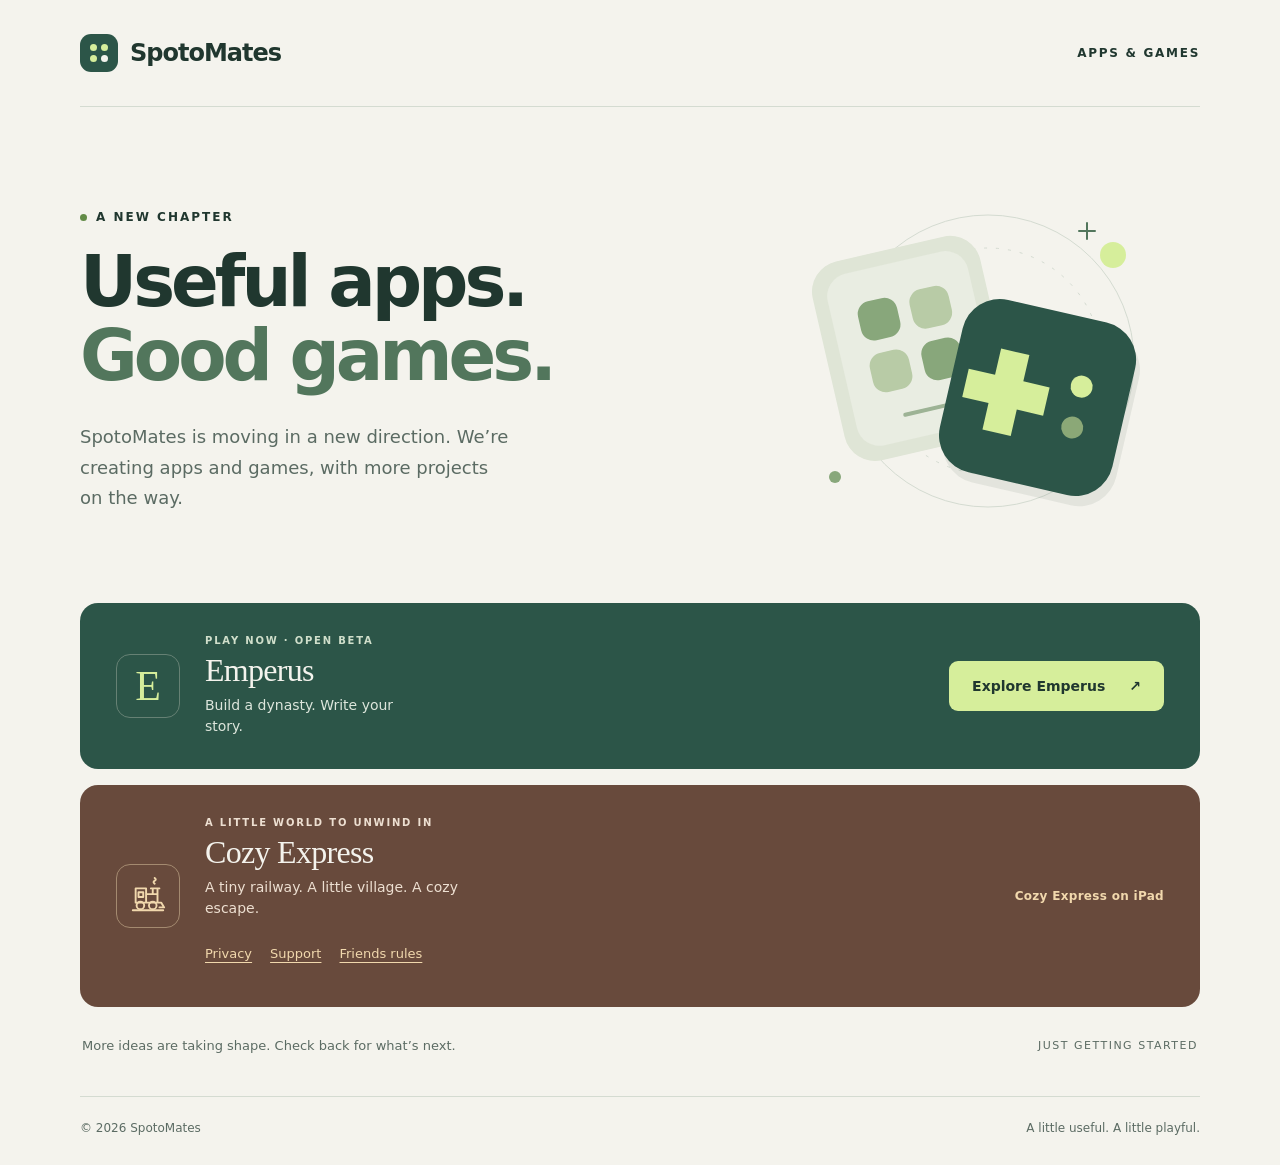
<file: index.html>
<!doctype html>
<html lang="en">
<head>
  <meta charset="utf-8">
  <meta name="viewport" content="width=device-width, initial-scale=1">
  <meta name="theme-color" content="#f4f3ed">
  <meta name="description" content="A new chapter for SpotoMates. Explore Emperus and discover Cozy Express, our cozy miniature world on iPad.">
  <meta property="og:title" content="SpotoMates — Apps & Games">
  <meta property="og:description" content="Useful apps. Good games. A new chapter for SpotoMates.">
  <meta property="og:type" content="website">
  <meta property="og:url" content="https://spotomates.com/">
  <link rel="canonical" href="https://spotomates.com/">
  <link rel="icon" href="data:image/svg+xml,%3Csvg xmlns='http://www.w3.org/2000/svg' viewBox='0 0 64 64'%3E%3Crect width='64' height='64' rx='16' fill='%232c5548'/%3E%3Ccircle cx='22' cy='22' r='7' fill='%23d6ee9b'/%3E%3Ccircle cx='42' cy='22' r='7' fill='%23d6ee9b'/%3E%3Ccircle cx='22' cy='42' r='7' fill='%23d6ee9b'/%3E%3Ccircle cx='42' cy='42' r='7' fill='%23f4f3ed'/%3E%3C/svg%3E">
  <title>SpotoMates — Apps & Games</title>
  <style>
    :root { color-scheme: light; --paper:#f4f3ed; --ink:#20372f; --muted:#5b6b63; --line:#d4dbd1; --green:#2c5548; --lime:#d6ee9b; }
    * { box-sizing:border-box; }
    body { margin:0; color:var(--ink); background:var(--paper); font-family:Inter,ui-sans-serif,system-ui,-apple-system,BlinkMacSystemFont,"Segoe UI",sans-serif; -webkit-font-smoothing:antialiased; }
    a { color:inherit; }
    a:focus-visible { outline:3px solid #467851; outline-offset:7px; }
    .wrap { width:min(1120px,calc(100% - 96px)); margin-inline:auto; }
    header { display:flex; align-items:center; justify-content:space-between; gap:20px; padding-block:34px; border-bottom:1px solid var(--line); }
    .brand { display:inline-flex; align-items:center; gap:12px; font-size:24px; font-weight:740; letter-spacing:-1px; }
    .brand-mark { display:grid; grid-template-columns:repeat(2,7px); gap:4px; padding:10px; background:var(--green); border-radius:11px; }
    .brand-mark i { width:7px; height:7px; background:var(--lime); border-radius:50%; }
    .brand-mark i:last-child { background:var(--paper); }
    .header-note { font-size:12px; letter-spacing:1.7px; font-weight:600; text-transform:uppercase; }
    .intro { display:grid; grid-template-columns:1.25fr 1fr; align-items:center; gap:50px; padding:80px 0 66px; }
    .eyebrow { display:flex; align-items:center; gap:9px; margin:0 0 22px; font-size:12px; font-weight:650; letter-spacing:2px; text-transform:uppercase; }
    .eyebrow::before { content:""; width:7px; height:7px; border-radius:50%; background:#628b47; }
    h1 { margin:0; font-size:clamp(48px,5.5vw,78px); font-weight:600; letter-spacing:-4px; line-height:1.05; }
    h1 span { color:#52765c; }
    .description { max-width:430px; margin:28px 0 0; font-size:18px; line-height:1.7; color:var(--muted); }
    .art { width:100%; max-width:440px; justify-self:end; }
    .project { display:flex; align-items:center; justify-content:space-between; gap:28px; padding:32px 36px; background:var(--green); color:var(--paper); border-radius:18px; }
    .project + .project { margin-top:16px; }
    .project-cozy { background:#684a3c; }
    .project-cozy .project-symbol { border-color:#a48a70; color:#f1d8ad; }
    .project-cozy .project-label, .project-cozy .project-description { color:#eddfd1; }
    .project-status { flex-shrink:0; align-self:center; max-width:190px; margin:0; color:#f1d8ad; font-size:12px; font-weight:550; letter-spacing:.3px; line-height:1.5; text-align:right; }
    .project-copy { display:flex; align-items:center; gap:25px; }
    .project-symbol { display:grid; place-items:center; flex:0 0 64px; height:64px; border:1px solid #668174; border-radius:14px; color:var(--lime); font:42px Georgia,serif; }
    .project-label { margin:0 0 6px; color:#d0dfcb; font-size:10px; font-weight:600; letter-spacing:1.8px; text-transform:uppercase; }
    h2 { margin:0 0 6px; font-family:Georgia,serif; font-size:32px; font-weight:400; letter-spacing:-.7px; }
    .project-description { margin:0; color:#dde6dc; font-size:14px; line-height:1.5; }
    .project-links { display:flex; flex-wrap:wrap; gap:4px 18px; margin-top:12px; font-size:13px; }
    .project-links a { display:inline-flex; align-items:center; min-height:44px; color:#f1d8ad; text-underline-offset:4px; }
    .play-link { display:inline-flex; justify-content:center; align-items:center; gap:24px; flex-shrink:0; padding:17px 23px; border-radius:9px; background:var(--lime); color:var(--ink); font-size:14px; font-weight:650; text-decoration:none; transition:background .2s,transform .2s; }
    .play-link:hover { background:#e4f6ba; transform:translateY(-2px); }
    .play-link:focus-visible { outline-color:var(--lime); }
    .next { display:flex; justify-content:space-between; align-items:center; gap:20px; padding:31px 2px 43px; color:var(--muted); font-size:13px; }
    .next span:last-child { font-size:11px; letter-spacing:1.5px; text-transform:uppercase; }
    footer { display:flex; justify-content:space-between; gap:20px; border-top:1px solid var(--line); padding:24px 0 30px; font-size:12px; color:var(--muted); }
    @media (max-width:760px) {
      .wrap { width:calc(100% - 40px); }
      header { padding-block:24px; }
      .brand { font-size:21px; }
      .header-note { font-size:10px; letter-spacing:1px; }
      .intro { grid-template-columns:1fr; gap:24px; padding:50px 0 36px; }
      h1 { font-size:clamp(48px,10vw,70px); letter-spacing:-2.8px; }
      .description { font-size:16px; margin-top:22px; max-width:470px; }
      .art { max-width:290px; justify-self:center; }
      .project { padding:26px; flex-direction:column; align-items:stretch; gap:24px; }
      .project-copy { gap:19px; }
      .project-symbol { flex-basis:54px; height:58px; }
      .play-link { width:100%; }
      .project-status { max-width:none; text-align:center; }
      .next { align-items:flex-start; flex-direction:column; gap:9px; padding-block:25px; }
      footer { font-size:11px; gap:12px; }
    }
    @media (prefers-reduced-motion:reduce) { .play-link { transition:none; } .play-link:hover { transform:none; } }
  </style>
</head>
<body>
  <div class="wrap">
    <header>
      <div class="brand"><span class="brand-mark" aria-hidden="true"><i></i><i></i><i></i><i></i></span>SpotoMates</div>
      <span class="header-note">Apps &amp; games</span>
    </header>
    <main>
      <section class="intro" aria-labelledby="intro-title">
        <div>
          <p class="eyebrow">A new chapter</p>
          <h1 id="intro-title">Useful apps.<br><span>Good games.</span></h1>
          <p class="description">SpotoMates is moving in a new direction. We’re creating apps and games, with more projects on the way.</p>
        </div>
        <svg class="art" viewBox="0 0 440 350" fill="none" aria-hidden="true">
          <circle cx="228" cy="174" r="146" stroke="#d4dbd1"/>
          <circle cx="228" cy="174" r="113" stroke="#d4dbd1" stroke-dasharray="3 9"/>
          <g transform="rotate(-13 158 154)">
            <rect x="65" y="58" width="172" height="204" rx="31" fill="#dfe5d6"/>
            <rect x="79" y="72" width="144" height="176" rx="23" fill="#e9ede2"/>
            <rect x="105" y="104" width="40" height="40" rx="13" fill="#88a77b"/>
            <rect x="158" y="104" width="40" height="40" rx="13" fill="#b8cba6"/>
            <rect x="105" y="157" width="40" height="40" rx="13" fill="#b8cba6"/>
            <rect x="158" y="157" width="40" height="40" rx="13" fill="#88a77b"/>
            <rect x="127" y="221" width="50" height="4" rx="2" fill="#9db395"/>
          </g>
          <g transform="rotate(13 281 220)">
            <rect x="193" y="132" width="177" height="177" rx="38" fill="#20372f" fill-opacity=".08"/>
            <rect x="187" y="123" width="177" height="177" rx="38" fill="#2c5548"/>
            <path d="M229 172h29v27h27v29h-27v27h-29v-27h-27v-29h27z" fill="#d6ee9b"/>
            <circle cx="316" cy="191" r="11" fill="#d6ee9b"/>
            <circle cx="316" cy="233" r="11" fill="#8ba877"/>
          </g>
          <circle cx="353" cy="68" r="13" fill="#d6ee9b"/>
          <circle cx="75" cy="290" r="6" fill="#88a77b"/>
          <path d="M327 36v16m-8-8h16" stroke="#52765c" stroke-width="2" stroke-linecap="round"/>
        </svg>
      </section>
      <section class="project" aria-labelledby="emperus-title">
        <div class="project-copy">
          <span class="project-symbol" aria-hidden="true">E</span>
          <div>
            <p class="project-label">Play now · Open beta</p>
            <h2 id="emperus-title">Emperus</h2>
            <p class="project-description">Build a dynasty. Write your story.</p>
          </div>
        </div>
        <a class="play-link" href="https://emperus.io/">Explore Emperus <span aria-hidden="true">↗</span></a>
      </section>
      <section class="project project-cozy" aria-labelledby="cozy-title">
        <div class="project-copy">
          <span class="project-symbol" aria-hidden="true">
            <svg width="38" height="38" viewBox="0 0 40 40" fill="none" stroke="currentColor" stroke-width="2" stroke-linecap="round" stroke-linejoin="round">
              <path d="M7 27V12h11v15M10 16h5v5h-5zM18 18h12v9H7M25 18v-6h5v6M23 12h9M30 27h4l3 5h-5M4 35h32"/>
              <circle cx="12" cy="30" r="4"/><circle cx="25" cy="30" r="4"/>
              <path d="M27 7c-4-3 4-3 0-6"/>
            </svg>
          </span>
          <div>
            <p class="project-label">A little world to unwind in</p>
            <h2 id="cozy-title">Cozy Express</h2>
            <p class="project-description">A tiny railway. A little village. A cozy escape.</p>
            <nav class="project-links" aria-label="Cozy Express information">
              <a href="/cozy-express/privacy/">Privacy</a>
              <a href="/cozy-express/support/">Support</a>
              <a href="/cozy-express/friends-rules/">Friends rules</a>
            </nav>
          </div>
        </div>
        <p class="project-status">Cozy Express on iPad</p>
      </section>
      <div class="next"><span>More ideas are taking shape. Check back for what’s next.</span><span>Just getting started</span></div>
    </main>
    <footer><span>© 2026 SpotoMates</span><span>A little useful. A little playful.</span></footer>
  </div>
</body>
</html>
</file>
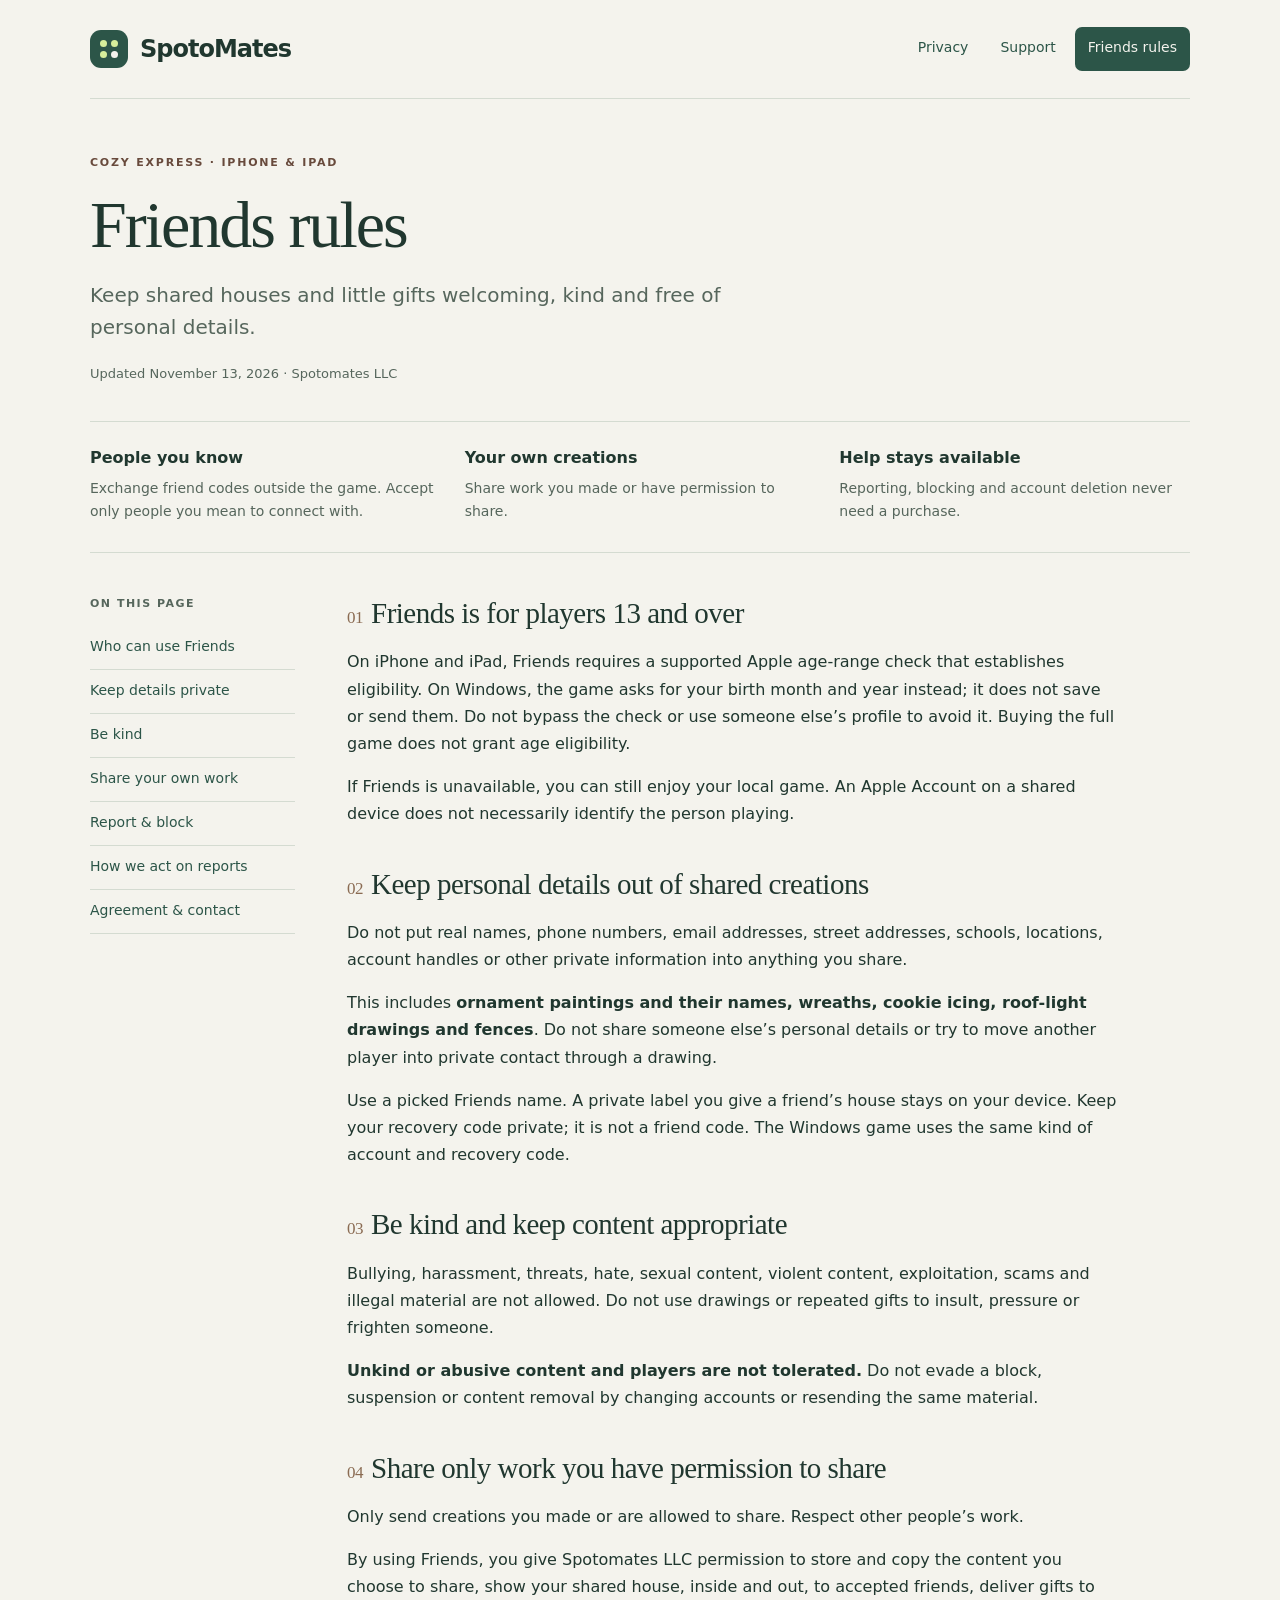
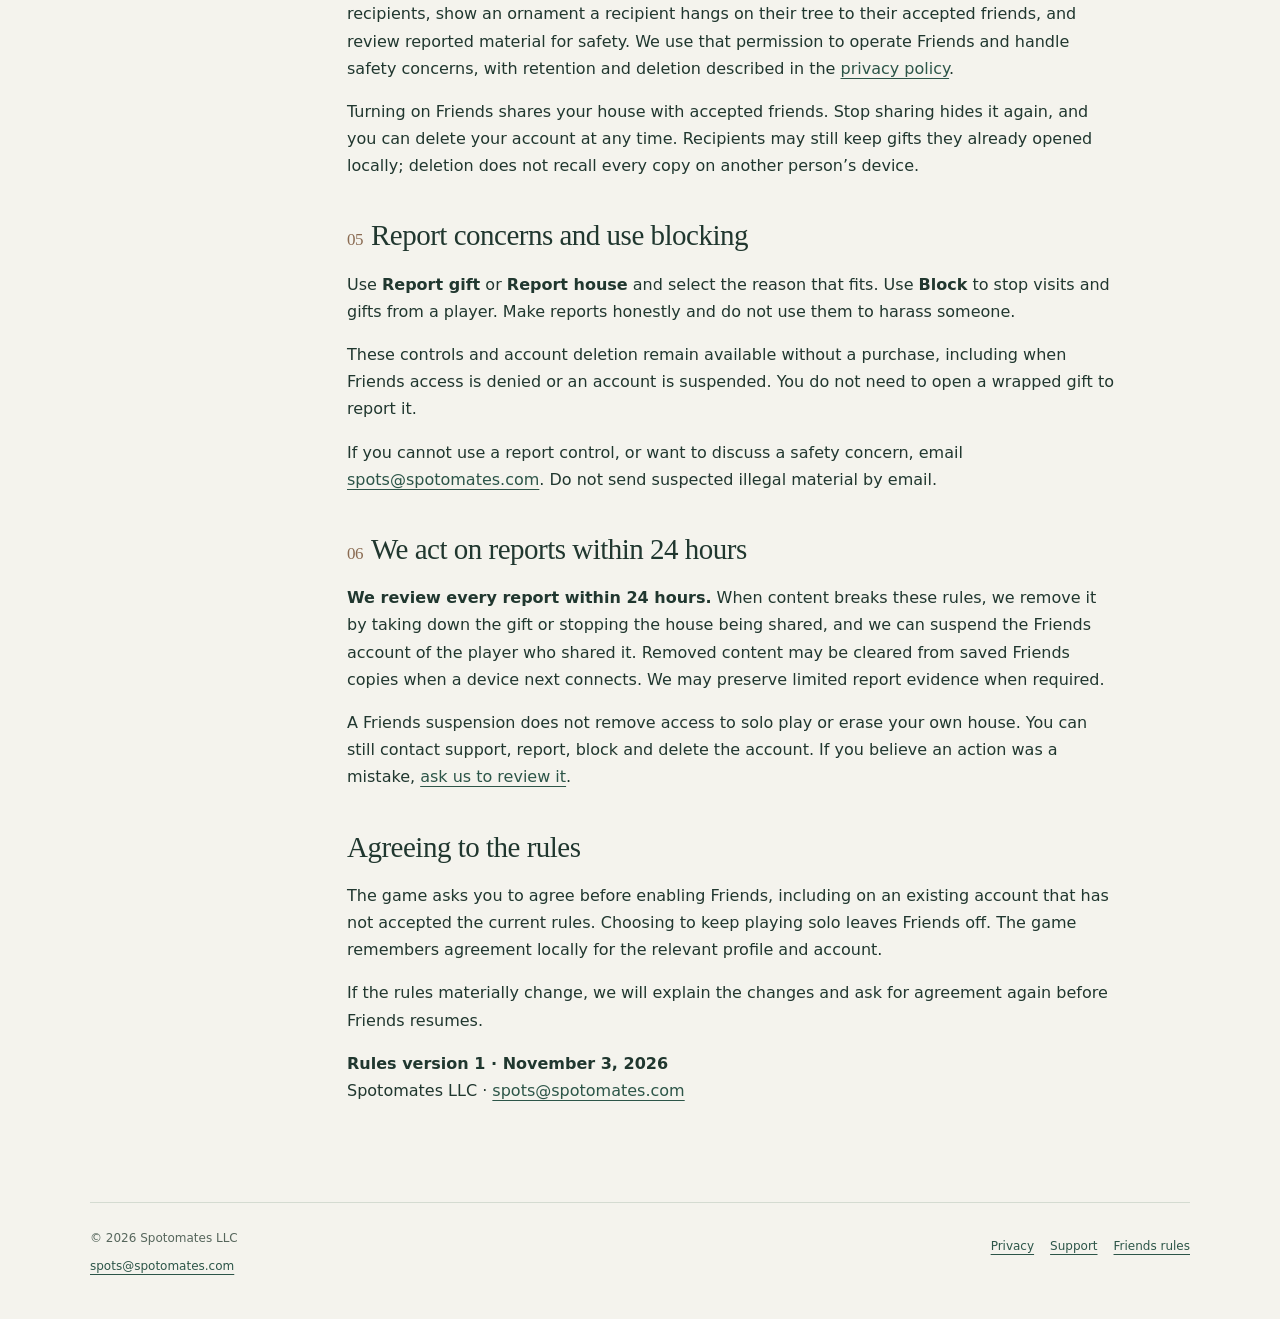
<file: cozy-express/friends-rules/index.html>
<!doctype html>
<html lang="en">
<head>
  <meta charset="utf-8">
  <meta name="viewport" content="width=device-width, initial-scale=1">
  <meta name="theme-color" content="#f4f3ed">
  <meta name="description" content="The sharing and safety rules for Cozy Express Friends.">
  <meta property="og:title" content="Friends rules — Cozy Express">
  <meta property="og:description" content="The sharing and safety rules for Cozy Express Friends.">
  <meta property="og:type" content="website">
  <meta property="og:url" content="https://spotomates.com/cozy-express/friends-rules/">
  <link rel="canonical" href="https://spotomates.com/cozy-express/friends-rules/">
  <title>Friends rules — Cozy Express · SpotoMates</title>
  <link rel="stylesheet" href="/cozy-express/info.css">
</head>
<body>
  <a class="skip" href="#main">Skip to content</a>
  <div class="wrap">
    <header class="site-header">
      <a class="brand" href="/" aria-label="SpotoMates home"><span class="brand-mark" aria-hidden="true"><i></i><i></i><i></i><i></i></span>SpotoMates</a>
      <nav class="site-nav" aria-label="Cozy Express"><a href="/cozy-express/privacy/">Privacy</a><a href="/cozy-express/support/">Support</a><a href="/cozy-express/friends-rules/" aria-current="page">Friends rules</a></nav>
    </header>
    <main id="main">
      <div class="hero"><p class="eyebrow">Cozy Express · iPhone &amp; iPad</p><h1>Friends rules</h1><p class="lede">Keep shared houses and little gifts welcoming, kind and free of personal details.</p><p class="meta">Updated November 13, 2026 · Spotomates LLC</p></div>
      <div class="facts"><div><h2>People you know</h2><p>Exchange friend codes outside the game. Accept only people you mean to connect with.</p></div><div><h2>Your own creations</h2><p>Share work you made or have permission to share.</p></div><div><h2>Help stays available</h2><p>Reporting, blocking and account deletion never need a purchase.</p></div></div>
      <div class="reading"><nav class="toc" aria-label="On this page"><strong>On this page</strong><a href="#eligibility">Who can use Friends</a><a href="#personal">Keep details private</a><a href="#kind">Be kind</a><a href="#permission">Share your own work</a><a href="#safety">Report & block</a><a href="#moderation">How we act on reports</a><a href="#agreement">Agreement & contact</a></nav><article class="article"><section id="eligibility"><h2><span class="rule-number">01</span>Friends is for players 13 and over</h2><p>On iPhone and iPad, Friends requires a supported Apple age-range check that establishes eligibility. On Windows, the game asks for your birth month and year instead; it does not save or send them. Do not bypass the check or use someone else’s profile to avoid it. Buying the full game does not grant age eligibility.</p><p>If Friends is unavailable, you can still enjoy your local game. An Apple Account on a shared device does not necessarily identify the person playing.</p></section>
<section id="personal"><h2><span class="rule-number">02</span>Keep personal details out of shared creations</h2><p>Do not put real names, phone numbers, email addresses, street addresses, schools, locations, account handles or other private information into anything you share.</p><p>This includes <strong>ornament paintings and their names, wreaths, cookie icing, roof-light drawings and fences</strong>. Do not share someone else’s personal details or try to move another player into private contact through a drawing.</p><p>Use a picked Friends name. A private label you give a friend’s house stays on your device. Keep your recovery code private; it is not a friend code. The Windows game uses the same kind of account and recovery code.</p></section>
<section id="kind"><h2><span class="rule-number">03</span>Be kind and keep content appropriate</h2><p>Bullying, harassment, threats, hate, sexual content, violent content, exploitation, scams and illegal material are not allowed. Do not use drawings or repeated gifts to insult, pressure or frighten someone.</p><p><strong>Unkind or abusive content and players are not tolerated.</strong> Do not evade a block, suspension or content removal by changing accounts or resending the same material.</p></section>
<section id="permission"><h2><span class="rule-number">04</span>Share only work you have permission to share</h2><p>Only send creations you made or are allowed to share. Respect other people’s work.</p><p>By using Friends, you give Spotomates LLC permission to store and copy the content you choose to share, show your shared house, inside and out, to accepted friends, deliver gifts to recipients, show an ornament a recipient hangs on their tree to their accepted friends, and review reported material for safety. We use that permission to operate Friends and handle safety concerns, with retention and deletion described in the <a href="/cozy-express/privacy/">privacy policy</a>.</p><p>Turning on Friends shares your house with accepted friends. Stop sharing hides it again, and you can delete your account at any time. Recipients may still keep gifts they already opened locally; deletion does not recall every copy on another person’s device.</p></section>
<section id="safety"><h2><span class="rule-number">05</span>Report concerns and use blocking</h2><p>Use <strong>Report gift</strong> or <strong>Report house</strong> and select the reason that fits. Use <strong>Block</strong> to stop visits and gifts from a player. Make reports honestly and do not use them to harass someone.</p><p>These controls and account deletion remain available without a purchase, including when Friends access is denied or an account is suspended. You do not need to open a wrapped gift to report it.</p><p>If you cannot use a report control, or want to discuss a safety concern, email <a href="mailto:spots@spotomates.com?subject=Cozy%20Express%20safety%20report">spots@spotomates.com</a>. Do not send suspected illegal material by email.</p></section>
<section id="moderation"><h2><span class="rule-number">06</span>We act on reports within 24 hours</h2><p><strong>We review every report within 24 hours.</strong> When content breaks these rules, we remove it by taking down the gift or stopping the house being shared, and we can suspend the Friends account of the player who shared it. Removed content may be cleared from saved Friends copies when a device next connects. We may preserve limited report evidence when required.</p><p>A Friends suspension does not remove access to solo play or erase your own house. You can still contact support, report, block and delete the account. If you believe an action was a mistake, <a href="mailto:spots@spotomates.com?subject=Cozy%20Express%20moderation%20review">ask us to review it</a>.</p></section>
<section id="agreement"><h2>Agreeing to the rules</h2><p>The game asks you to agree before enabling Friends, including on an existing account that has not accepted the current rules. Choosing to keep playing solo leaves Friends off. The game remembers agreement locally for the relevant profile and account.</p><p>If the rules materially change, we will explain the changes and ask for agreement again before Friends resumes.</p><p><strong>Rules version 1 · November 3, 2026</strong><br>Spotomates LLC · <a href="mailto:spots@spotomates.com">spots@spotomates.com</a></p></section></article></div>
    </main>
    <footer><p>© 2026 Spotomates LLC<span class="footer-contact"><a href="mailto:spots@spotomates.com">spots@spotomates.com</a></span></p><nav aria-label="Footer"><a href="/cozy-express/privacy/">Privacy</a><a href="/cozy-express/support/">Support</a><a href="/cozy-express/friends-rules/">Friends rules</a></nav></footer>
  </div>
</body>
</html>
</file>
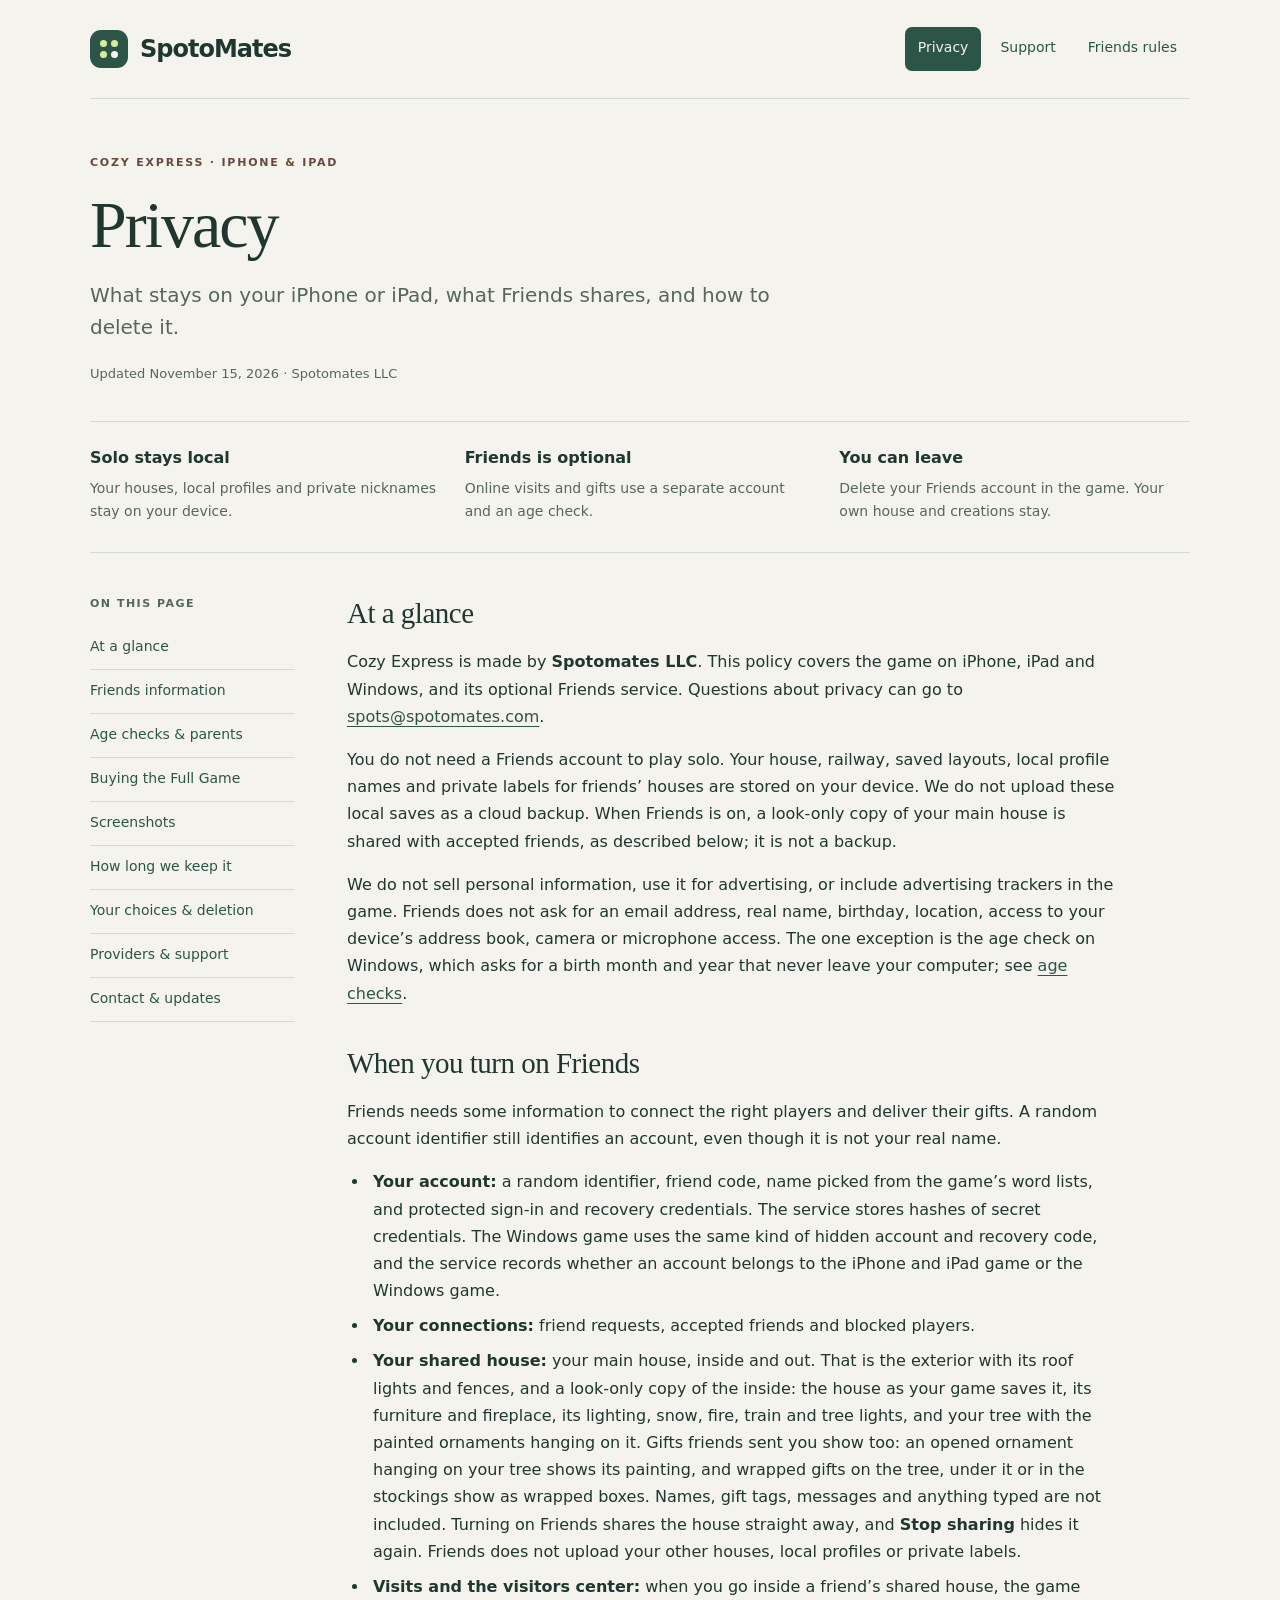
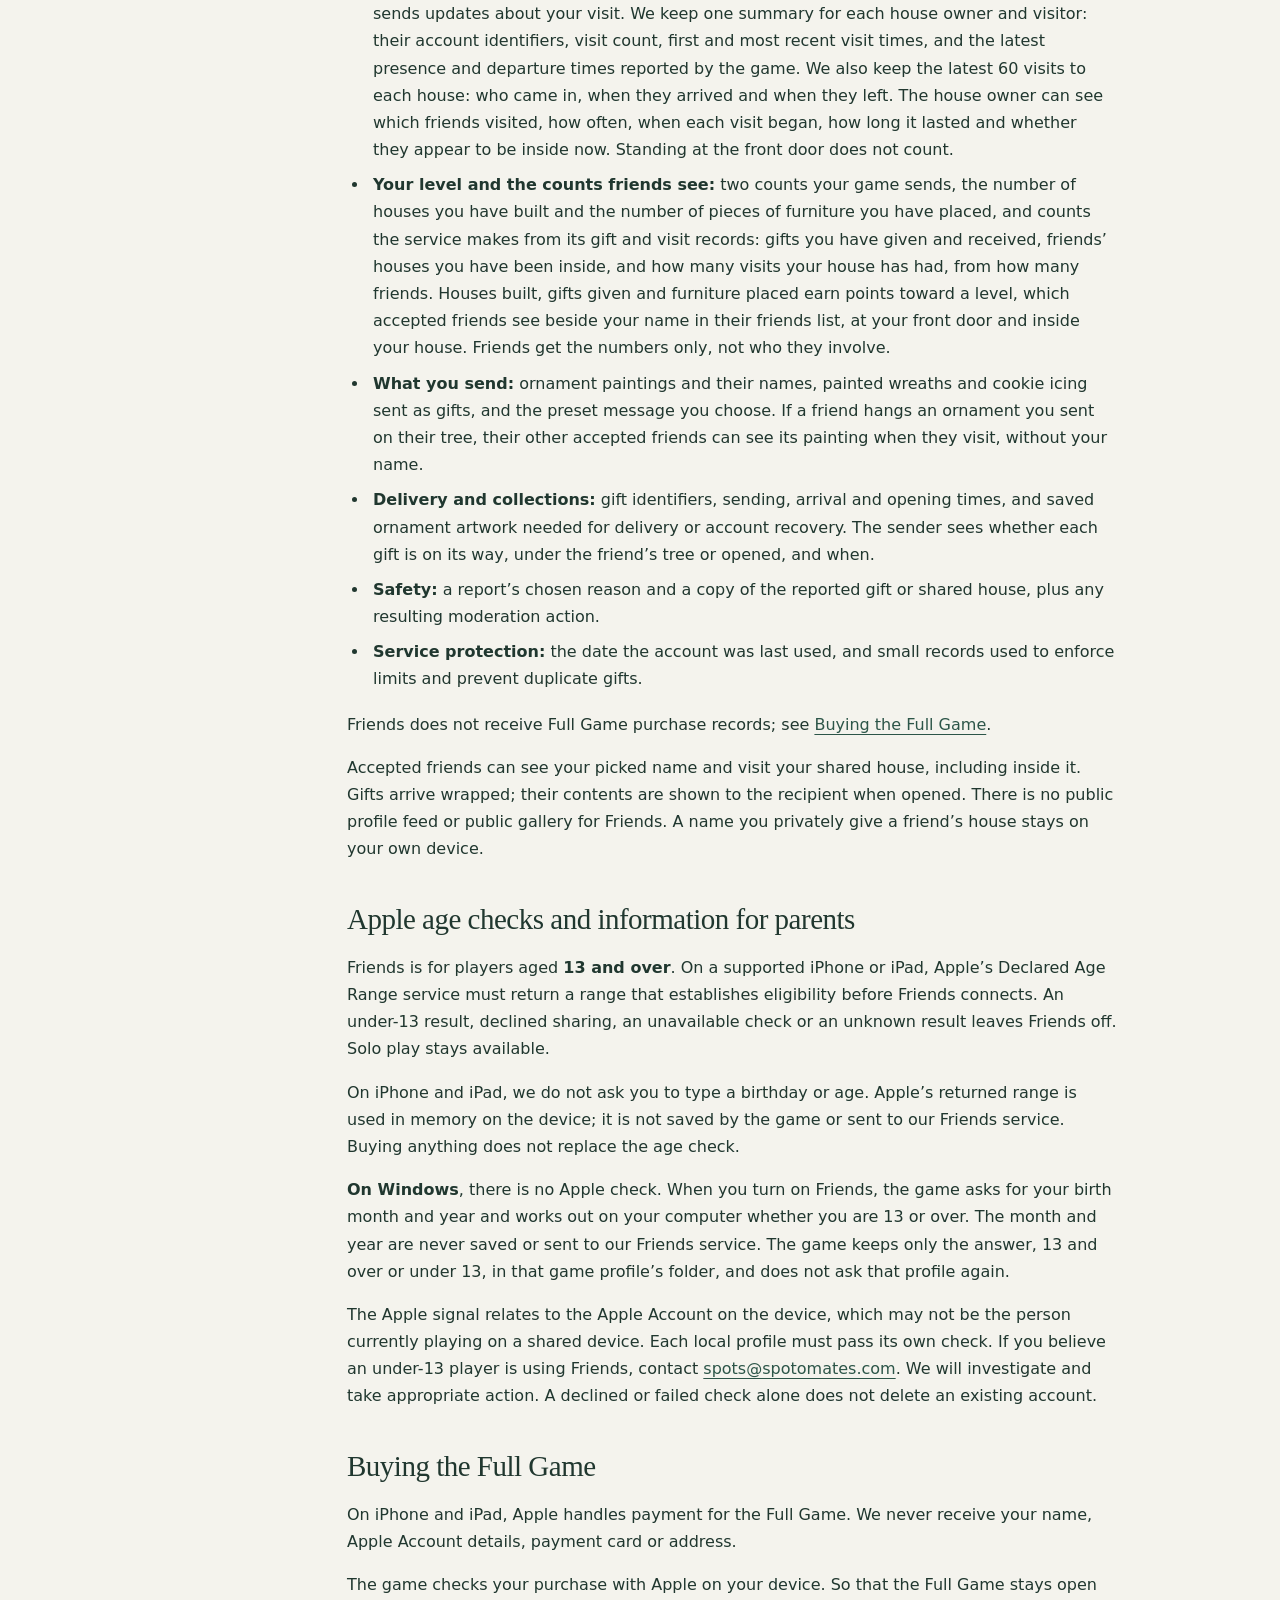
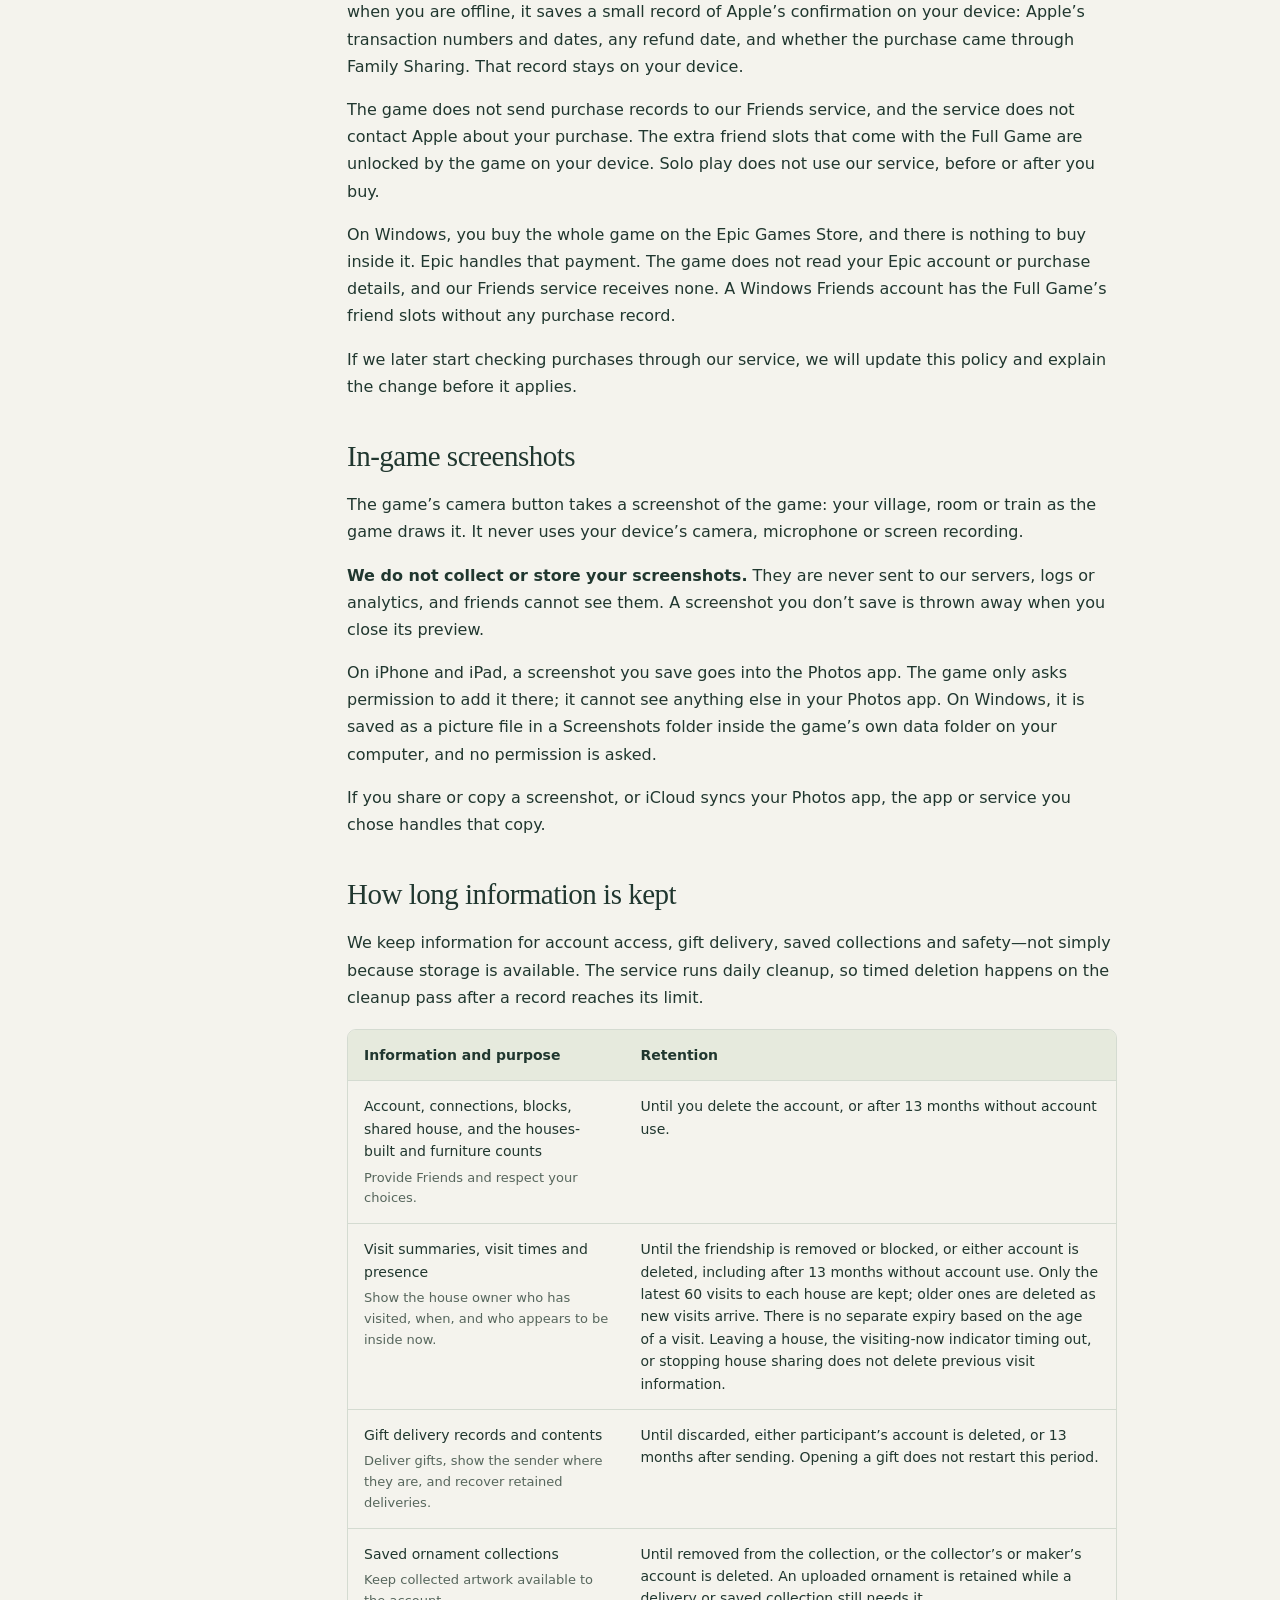
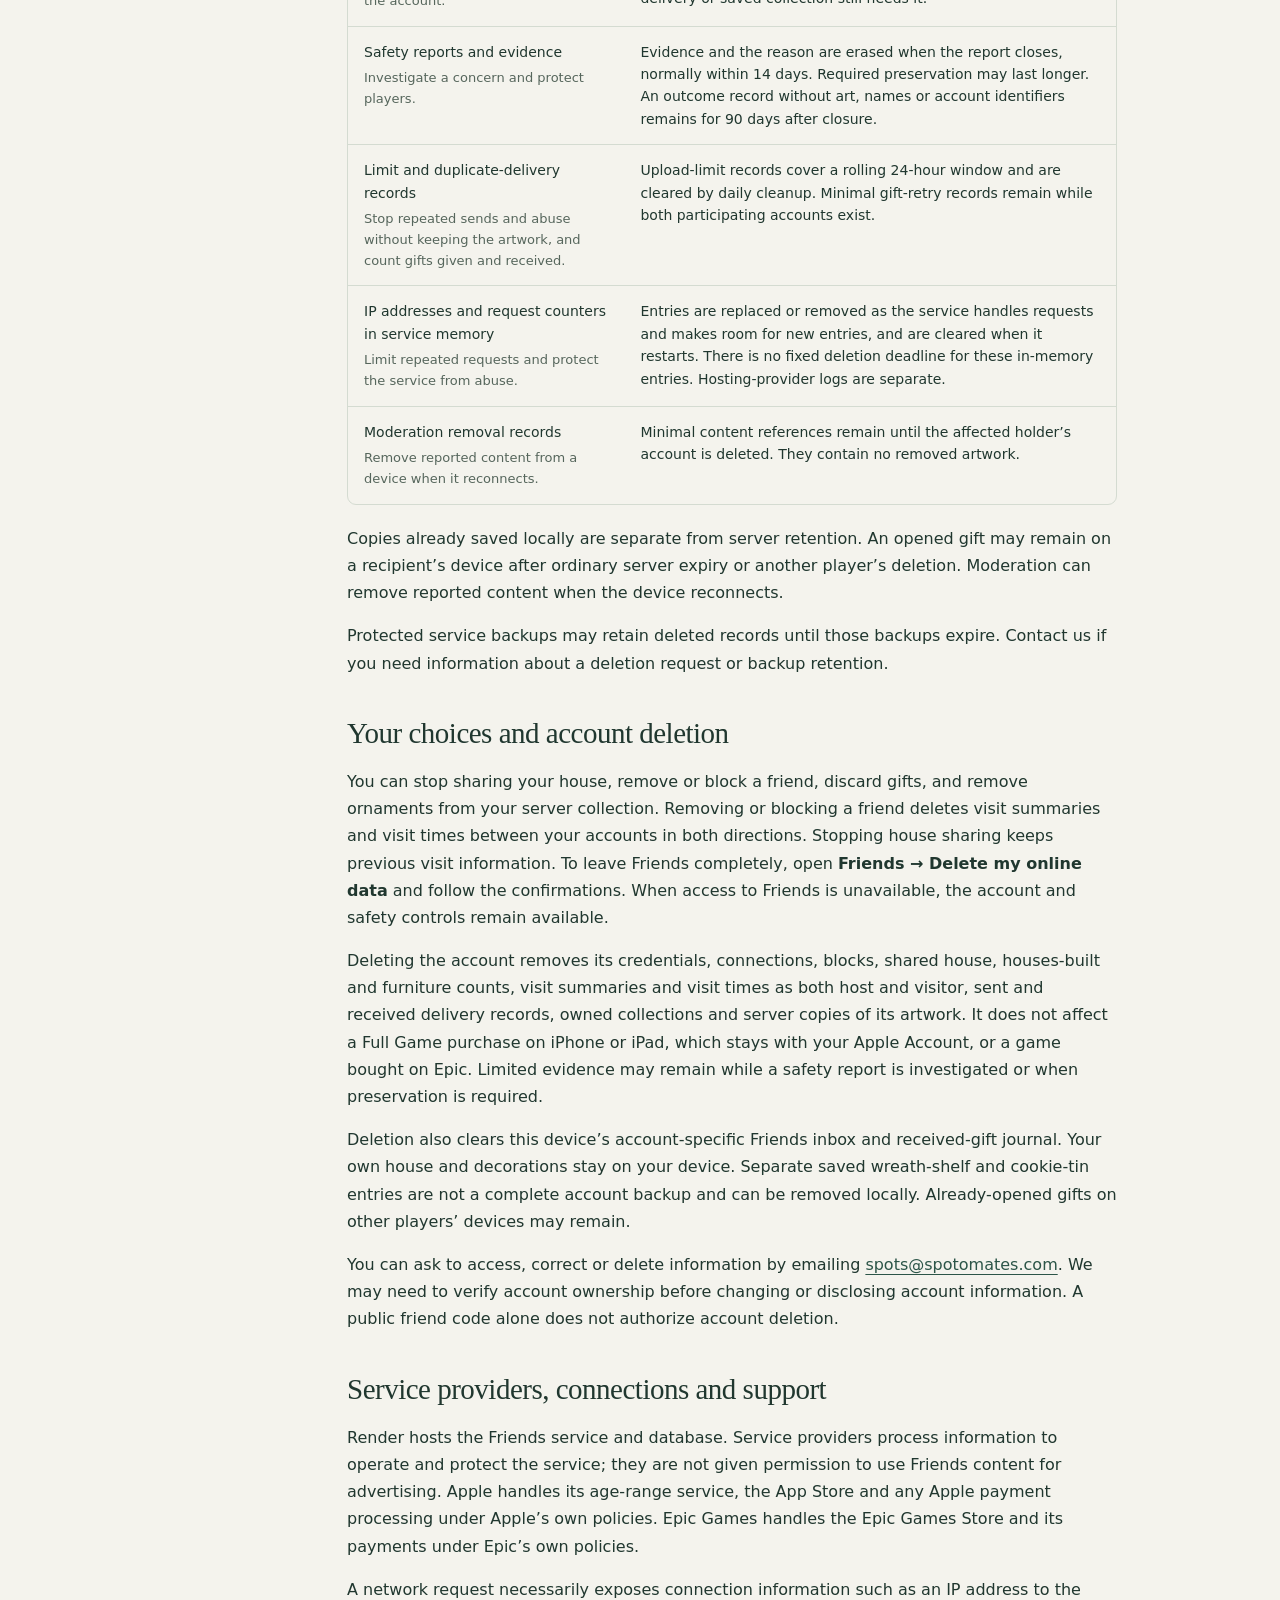
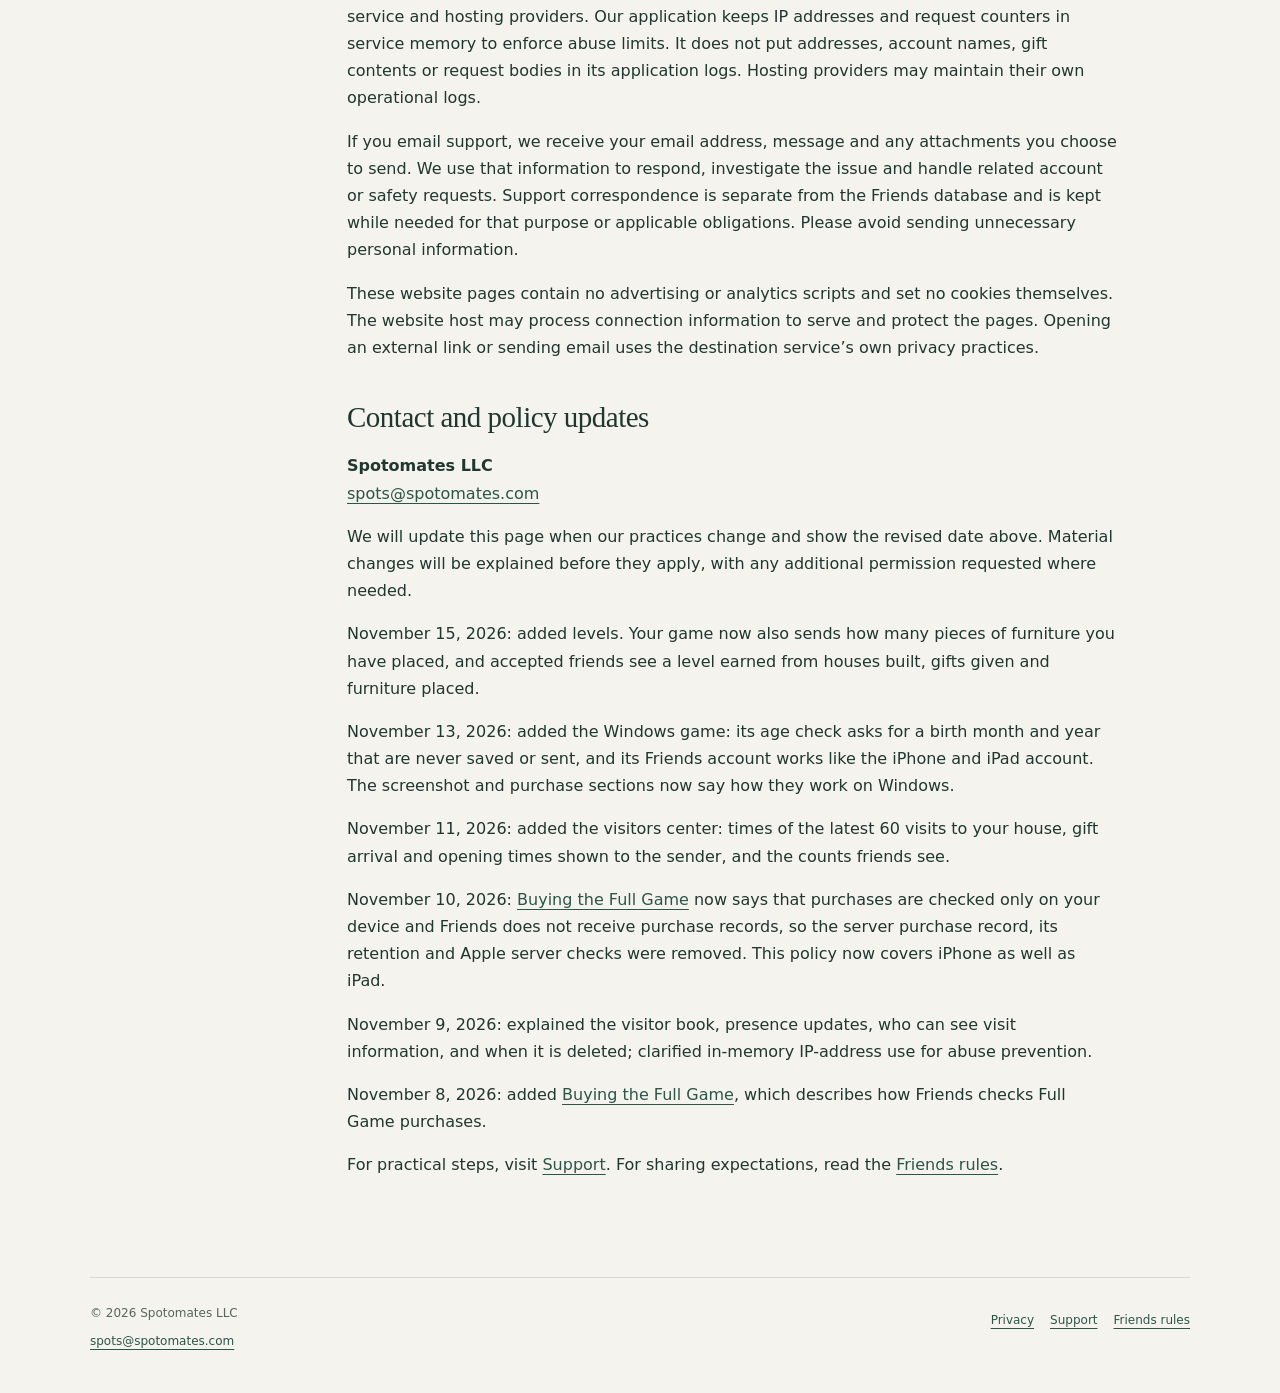
<file: cozy-express/privacy/index.html>
<!doctype html>
<html lang="en">
<head>
  <meta charset="utf-8">
  <meta name="viewport" content="width=device-width, initial-scale=1">
  <meta name="theme-color" content="#f4f3ed">
  <meta name="description" content="How Cozy Express handles local saves, Friends, purchases, in-game screenshots, safety reports and deletion.">
  <meta property="og:title" content="Privacy — Cozy Express">
  <meta property="og:description" content="How Cozy Express handles local saves, Friends, purchases, in-game screenshots, safety reports and deletion.">
  <meta property="og:type" content="website">
  <meta property="og:url" content="https://spotomates.com/cozy-express/privacy/">
  <link rel="canonical" href="https://spotomates.com/cozy-express/privacy/">
  <title>Privacy — Cozy Express · SpotoMates</title>
  <link rel="stylesheet" href="/cozy-express/info.css">
</head>
<body>
  <a class="skip" href="#main">Skip to content</a>
  <div class="wrap">
    <header class="site-header">
      <a class="brand" href="/" aria-label="SpotoMates home"><span class="brand-mark" aria-hidden="true"><i></i><i></i><i></i><i></i></span>SpotoMates</a>
      <nav class="site-nav" aria-label="Cozy Express"><a href="/cozy-express/privacy/" aria-current="page">Privacy</a><a href="/cozy-express/support/">Support</a><a href="/cozy-express/friends-rules/">Friends rules</a></nav>
    </header>
    <main id="main">
      <div class="hero"><p class="eyebrow">Cozy Express · iPhone &amp; iPad</p><h1>Privacy</h1><p class="lede">What stays on your iPhone or iPad, what Friends shares, and how to delete it.</p><p class="meta">Updated November 15, 2026 · Spotomates LLC</p></div>
      <div class="facts"><div><h2>Solo stays local</h2><p>Your houses, local profiles and private nicknames stay on your device.</p></div><div><h2>Friends is optional</h2><p>Online visits and gifts use a separate account and an age check.</p></div><div><h2>You can leave</h2><p>Delete your Friends account in the game. Your own house and creations stay.</p></div></div>
      <div class="reading"><nav class="toc" aria-label="On this page"><strong>On this page</strong><a href="#overview">At a glance</a><a href="#friends">Friends information</a><a href="#age">Age checks & parents</a><a href="#purchases">Buying the Full Game</a><a href="#screenshots">Screenshots</a><a href="#retention">How long we keep it</a><a href="#delete">Your choices & deletion</a><a href="#providers">Providers & support</a><a href="#updates">Contact & updates</a></nav><article class="article"><section id="overview"><h2>At a glance</h2><p>Cozy Express is made by <strong>Spotomates LLC</strong>. This policy covers the game on iPhone, iPad and Windows, and its optional Friends service. Questions about privacy can go to <a href="mailto:spots@spotomates.com">spots@spotomates.com</a>.</p><p>You do not need a Friends account to play solo. Your house, railway, saved layouts, local profile names and private labels for friends’ houses are stored on your device. We do not upload these local saves as a cloud backup. When Friends is on, a look-only copy of your main house is shared with accepted friends, as described below; it is not a backup.</p><p>We do not sell personal information, use it for advertising, or include advertising trackers in the game. Friends does not ask for an email address, real name, birthday, location, access to your device’s address book, camera or microphone access. The one exception is the age check on Windows, which asks for a birth month and year that never leave your computer; see <a href="#age">age checks</a>.</p></section>
<section id="friends"><h2>When you turn on Friends</h2><p>Friends needs some information to connect the right players and deliver their gifts. A random account identifier still identifies an account, even though it is not your real name.</p><ul><li><strong>Your account:</strong> a random identifier, friend code, name picked from the game’s word lists, and protected sign-in and recovery credentials. The service stores hashes of secret credentials. The Windows game uses the same kind of hidden account and recovery code, and the service records whether an account belongs to the iPhone and iPad game or the Windows game.</li><li><strong>Your connections:</strong> friend requests, accepted friends and blocked players.</li><li><strong>Your shared house:</strong> your main house, inside and out. That is the exterior with its roof lights and fences, and a look-only copy of the inside: the house as your game saves it, its furniture and fireplace, its lighting, snow, fire, train and tree lights, and your tree with the painted ornaments hanging on it. Gifts friends sent you show too: an opened ornament hanging on your tree shows its painting, and wrapped gifts on the tree, under it or in the stockings show as wrapped boxes. Names, gift tags, messages and anything typed are not included. Turning on Friends shares the house straight away, and <strong>Stop sharing</strong> hides it again. Friends does not upload your other houses, local profiles or private labels.</li><li><strong>Visits and the visitors center:</strong> when you go inside a friend’s shared house, the game sends updates about your visit. We keep one summary for each house owner and visitor: their account identifiers, visit count, first and most recent visit times, and the latest presence and departure times reported by the game. We also keep the latest 60 visits to each house: who came in, when they arrived and when they left. The house owner can see which friends visited, how often, when each visit began, how long it lasted and whether they appear to be inside now. Standing at the front door does not count.</li><li><strong>Your level and the counts friends see:</strong> two counts your game sends, the number of houses you have built and the number of pieces of furniture you have placed, and counts the service makes from its gift and visit records: gifts you have given and received, friends’ houses you have been inside, and how many visits your house has had, from how many friends. Houses built, gifts given and furniture placed earn points toward a level, which accepted friends see beside your name in their friends list, at your front door and inside your house. Friends get the numbers only, not who they involve.</li><li><strong>What you send:</strong> ornament paintings and their names, painted wreaths and cookie icing sent as gifts, and the preset message you choose. If a friend hangs an ornament you sent on their tree, their other accepted friends can see its painting when they visit, without your name.</li><li><strong>Delivery and collections:</strong> gift identifiers, sending, arrival and opening times, and saved ornament artwork needed for delivery or account recovery. The sender sees whether each gift is on its way, under the friend’s tree or opened, and when.</li><li><strong>Safety:</strong> a report’s chosen reason and a copy of the reported gift or shared house, plus any resulting moderation action.</li><li><strong>Service protection:</strong> the date the account was last used, and small records used to enforce limits and prevent duplicate gifts.</li></ul><p>Friends does not receive Full Game purchase records; see <a href="#purchases">Buying the Full Game</a>.</p><p>Accepted friends can see your picked name and visit your shared house, including inside it. Gifts arrive wrapped; their contents are shown to the recipient when opened. There is no public profile feed or public gallery for Friends. A name you privately give a friend’s house stays on your own device.</p></section>
<section id="age"><h2>Apple age checks and information for parents</h2><p>Friends is for players aged <strong>13 and over</strong>. On a supported iPhone or iPad, Apple’s Declared Age Range service must return a range that establishes eligibility before Friends connects. An under-13 result, declined sharing, an unavailable check or an unknown result leaves Friends off. Solo play stays available.</p><p>On iPhone and iPad, we do not ask you to type a birthday or age. Apple’s returned range is used in memory on the device; it is not saved by the game or sent to our Friends service. Buying anything does not replace the age check.</p><p><strong>On Windows</strong>, there is no Apple check. When you turn on Friends, the game asks for your birth month and year and works out on your computer whether you are 13 or over. The month and year are never saved or sent to our Friends service. The game keeps only the answer, 13 and over or under 13, in that game profile’s folder, and does not ask that profile again.</p><p>The Apple signal relates to the Apple Account on the device, which may not be the person currently playing on a shared device. Each local profile must pass its own check. If you believe an under-13 player is using Friends, contact <a href="mailto:spots@spotomates.com?subject=Cozy%20Express%20safety">spots@spotomates.com</a>. We will investigate and take appropriate action. A declined or failed check alone does not delete an existing account.</p></section>
<section id="purchases"><h2>Buying the Full Game</h2><p>On iPhone and iPad, Apple handles payment for the Full Game. We never receive your name, Apple Account details, payment card or address.</p><p>The game checks your purchase with Apple on your device. So that the Full Game stays open when you are offline, it saves a small record of Apple’s confirmation on your device: Apple’s transaction numbers and dates, any refund date, and whether the purchase came through Family Sharing. That record stays on your device.</p><p>The game does not send purchase records to our Friends service, and the service does not contact Apple about your purchase. The extra friend slots that come with the Full Game are unlocked by the game on your device. Solo play does not use our service, before or after you buy.</p><p>On Windows, you buy the whole game on the Epic Games Store, and there is nothing to buy inside it. Epic handles that payment. The game does not read your Epic account or purchase details, and our Friends service receives none. A Windows Friends account has the Full Game’s friend slots without any purchase record.</p><p>If we later start checking purchases through our service, we will update this policy and explain the change before it applies.</p></section>
<section id="screenshots"><h2>In-game screenshots</h2><p>The game’s camera button takes a screenshot of the game: your village, room or train as the game draws it. It never uses your device’s camera, microphone or screen recording.</p><p><strong>We do not collect or store your screenshots.</strong> They are never sent to our servers, logs or analytics, and friends cannot see them. A screenshot you don’t save is thrown away when you close its preview.</p><p>On iPhone and iPad, a screenshot you save goes into the Photos app. The game only asks permission to add it there; it cannot see anything else in your Photos app. On Windows, it is saved as a picture file in a Screenshots folder inside the game’s own data folder on your computer, and no permission is asked.</p><p>If you share or copy a screenshot, or iCloud syncs your Photos app, the app or service you chose handles that copy.</p></section>
<section id="retention"><h2>How long information is kept</h2><p>We keep information for account access, gift delivery, saved collections and safety—not simply because storage is available. The service runs daily cleanup, so timed deletion happens on the cleanup pass after a record reaches its limit.</p><div class="table-wrap"><table><thead><tr><th scope="col">Information and purpose</th><th scope="col">Retention</th></tr></thead><tbody>
<tr><td>Account, connections, blocks, shared house, and the houses-built and furniture counts<small>Provide Friends and respect your choices.</small></td><td>Until you delete the account, or after 13 months without account use.</td></tr>
<tr><td>Visit summaries, visit times and presence<small>Show the house owner who has visited, when, and who appears to be inside now.</small></td><td>Until the friendship is removed or blocked, or either account is deleted, including after 13 months without account use. Only the latest 60 visits to each house are kept; older ones are deleted as new visits arrive. There is no separate expiry based on the age of a visit. Leaving a house, the visiting-now indicator timing out, or stopping house sharing does not delete previous visit information.</td></tr>
<tr><td>Gift delivery records and contents<small>Deliver gifts, show the sender where they are, and recover retained deliveries.</small></td><td>Until discarded, either participant’s account is deleted, or 13 months after sending. Opening a gift does not restart this period.</td></tr>
<tr><td>Saved ornament collections<small>Keep collected artwork available to the account.</small></td><td>Until removed from the collection, or the collector’s or maker’s account is deleted. An uploaded ornament is retained while a delivery or saved collection still needs it.</td></tr>
<tr><td>Safety reports and evidence<small>Investigate a concern and protect players.</small></td><td>Evidence and the reason are erased when the report closes, normally within 14 days. Required preservation may last longer. An outcome record without art, names or account identifiers remains for 90 days after closure.</td></tr>
<tr><td>Limit and duplicate-delivery records<small>Stop repeated sends and abuse without keeping the artwork, and count gifts given and received.</small></td><td>Upload-limit records cover a rolling 24-hour window and are cleared by daily cleanup. Minimal gift-retry records remain while both participating accounts exist.</td></tr>
<tr><td>IP addresses and request counters in service memory<small>Limit repeated requests and protect the service from abuse.</small></td><td>Entries are replaced or removed as the service handles requests and makes room for new entries, and are cleared when it restarts. There is no fixed deletion deadline for these in-memory entries. Hosting-provider logs are separate.</td></tr>
<tr><td>Moderation removal records<small>Remove reported content from a device when it reconnects.</small></td><td>Minimal content references remain until the affected holder’s account is deleted. They contain no removed artwork.</td></tr>
</tbody></table></div><p>Copies already saved locally are separate from server retention. An opened gift may remain on a recipient’s device after ordinary server expiry or another player’s deletion. Moderation can remove reported content when the device reconnects.</p><p>Protected service backups may retain deleted records until those backups expire. Contact us if you need information about a deletion request or backup retention.</p></section>
<section id="delete"><h2>Your choices and account deletion</h2><p>You can stop sharing your house, remove or block a friend, discard gifts, and remove ornaments from your server collection. Removing or blocking a friend deletes visit summaries and visit times between your accounts in both directions. Stopping house sharing keeps previous visit information. To leave Friends completely, open <strong>Friends → Delete my online data</strong> and follow the confirmations. When access to Friends is unavailable, the account and safety controls remain available.</p><p>Deleting the account removes its credentials, connections, blocks, shared house, houses-built and furniture counts, visit summaries and visit times as both host and visitor, sent and received delivery records, owned collections and server copies of its artwork. It does not affect a Full Game purchase on iPhone or iPad, which stays with your Apple Account, or a game bought on Epic. Limited evidence may remain while a safety report is investigated or when preservation is required.</p><p>Deletion also clears this device’s account-specific Friends inbox and received-gift journal. Your own house and decorations stay on your device. Separate saved wreath-shelf and cookie-tin entries are not a complete account backup and can be removed locally. Already-opened gifts on other players’ devices may remain.</p><p>You can ask to access, correct or delete information by emailing <a href="mailto:spots@spotomates.com?subject=Cozy%20Express%20privacy">spots@spotomates.com</a>. We may need to verify account ownership before changing or disclosing account information. A public friend code alone does not authorize account deletion.</p></section>
<section id="providers"><h2>Service providers, connections and support</h2><p>Render hosts the Friends service and database. Service providers process information to operate and protect the service; they are not given permission to use Friends content for advertising. Apple handles its age-range service, the App Store and any Apple payment processing under Apple’s own policies. Epic Games handles the Epic Games Store and its payments under Epic’s own policies.</p><p>A network request necessarily exposes connection information such as an IP address to the service and hosting providers. Our application keeps IP addresses and request counters in service memory to enforce abuse limits. It does not put addresses, account names, gift contents or request bodies in its application logs. Hosting providers may maintain their own operational logs.</p><p>If you email support, we receive your email address, message and any attachments you choose to send. We use that information to respond, investigate the issue and handle related account or safety requests. Support correspondence is separate from the Friends database and is kept while needed for that purpose or applicable obligations. Please avoid sending unnecessary personal information.</p><p>These website pages contain no advertising or analytics scripts and set no cookies themselves. The website host may process connection information to serve and protect the pages. Opening an external link or sending email uses the destination service’s own privacy practices.</p></section>
<section id="updates"><h2>Contact and policy updates</h2><p><strong>Spotomates LLC</strong><br><a href="mailto:spots@spotomates.com">spots@spotomates.com</a></p><p>We will update this page when our practices change and show the revised date above. Material changes will be explained before they apply, with any additional permission requested where needed.</p><p>November 15, 2026: added levels. Your game now also sends how many pieces of furniture you have placed, and accepted friends see a level earned from houses built, gifts given and furniture placed.</p><p>November 13, 2026: added the Windows game: its age check asks for a birth month and year that are never saved or sent, and its Friends account works like the iPhone and iPad account. The screenshot and purchase sections now say how they work on Windows.</p><p>November 11, 2026: added the visitors center: times of the latest 60 visits to your house, gift arrival and opening times shown to the sender, and the counts friends see.</p><p>November 10, 2026: <a href="#purchases">Buying the Full Game</a> now says that purchases are checked only on your device and Friends does not receive purchase records, so the server purchase record, its retention and Apple server checks were removed. This policy now covers iPhone as well as iPad.</p><p>November 9, 2026: explained the visitor book, presence updates, who can see visit information, and when it is deleted; clarified in-memory IP-address use for abuse prevention.</p><p>November 8, 2026: added <a href="#purchases">Buying the Full Game</a>, which describes how Friends checks Full Game purchases.</p><p>For practical steps, visit <a href="/cozy-express/support/">Support</a>. For sharing expectations, read the <a href="/cozy-express/friends-rules/">Friends rules</a>.</p></section></article></div>
    </main>
    <footer><p>© 2026 Spotomates LLC<span class="footer-contact"><a href="mailto:spots@spotomates.com">spots@spotomates.com</a></span></p><nav aria-label="Footer"><a href="/cozy-express/privacy/">Privacy</a><a href="/cozy-express/support/">Support</a><a href="/cozy-express/friends-rules/">Friends rules</a></nav></footer>
  </div>
</body>
</html>
</file>
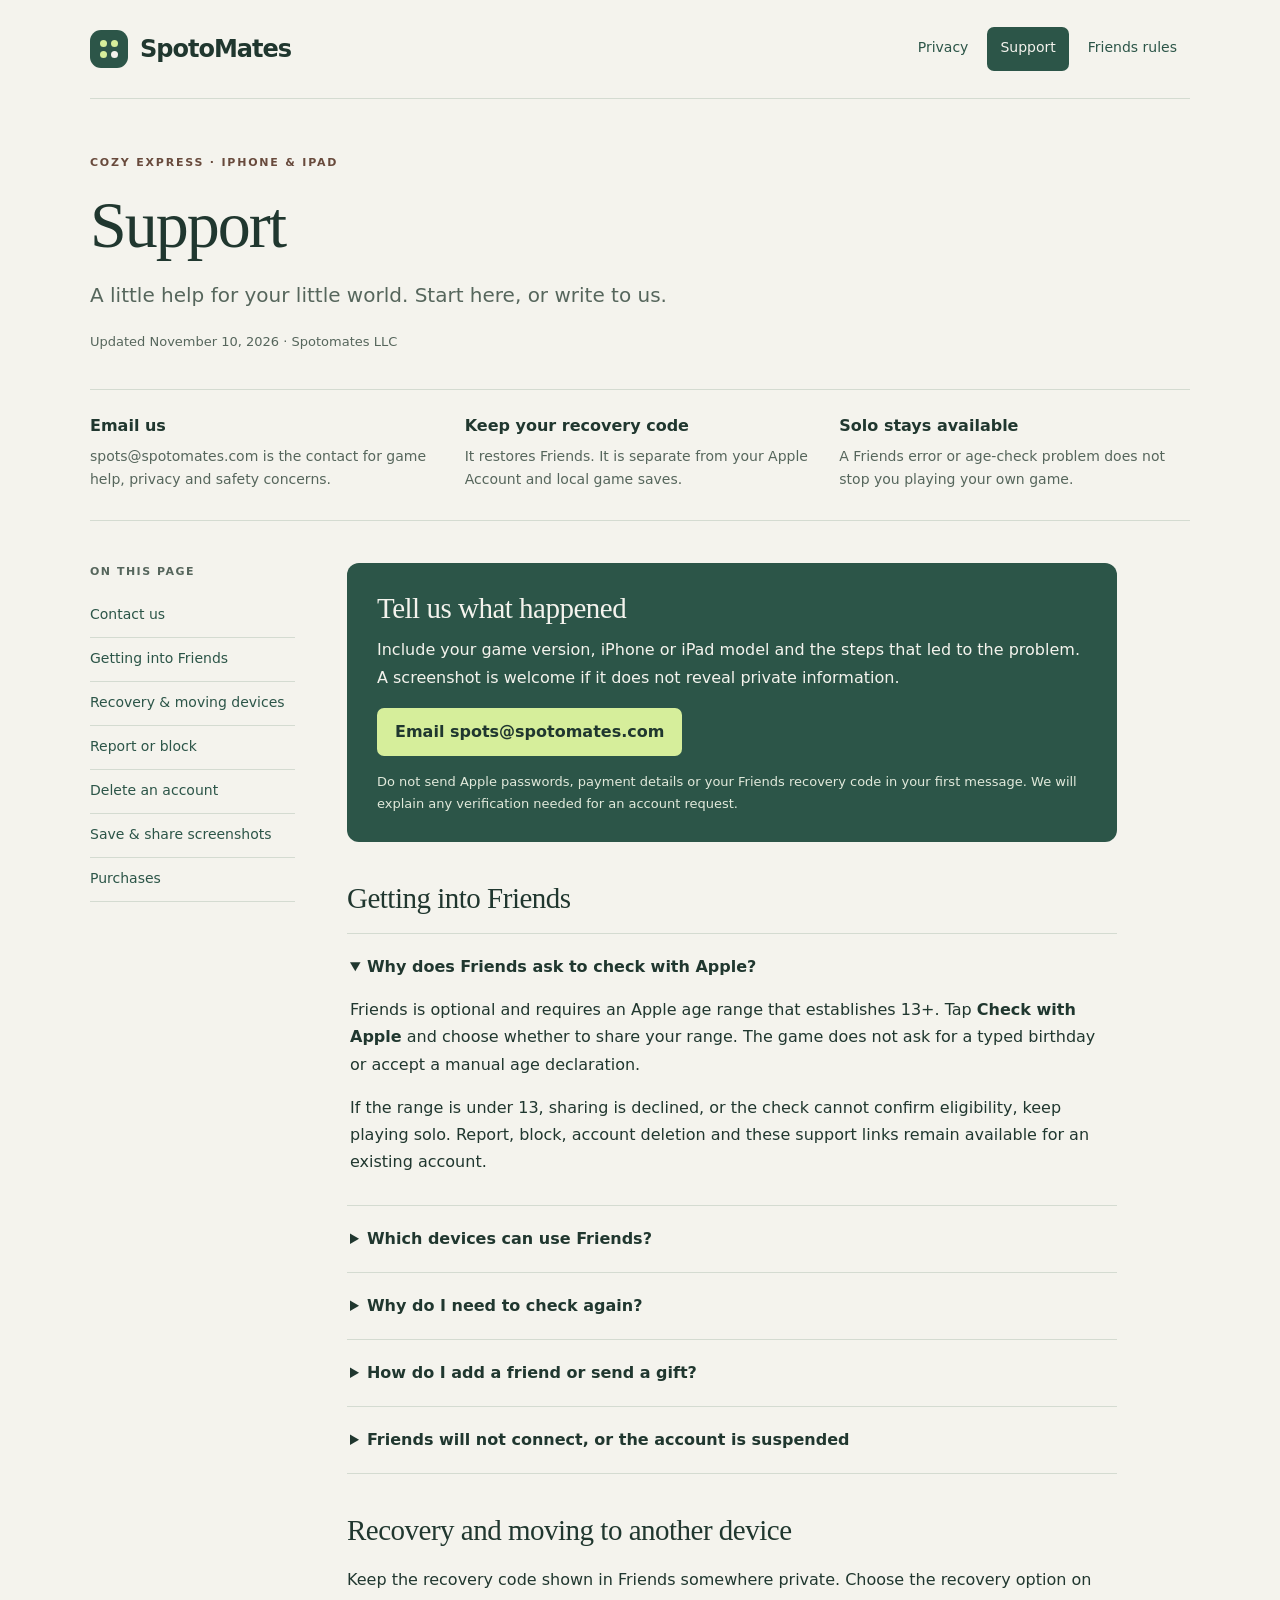
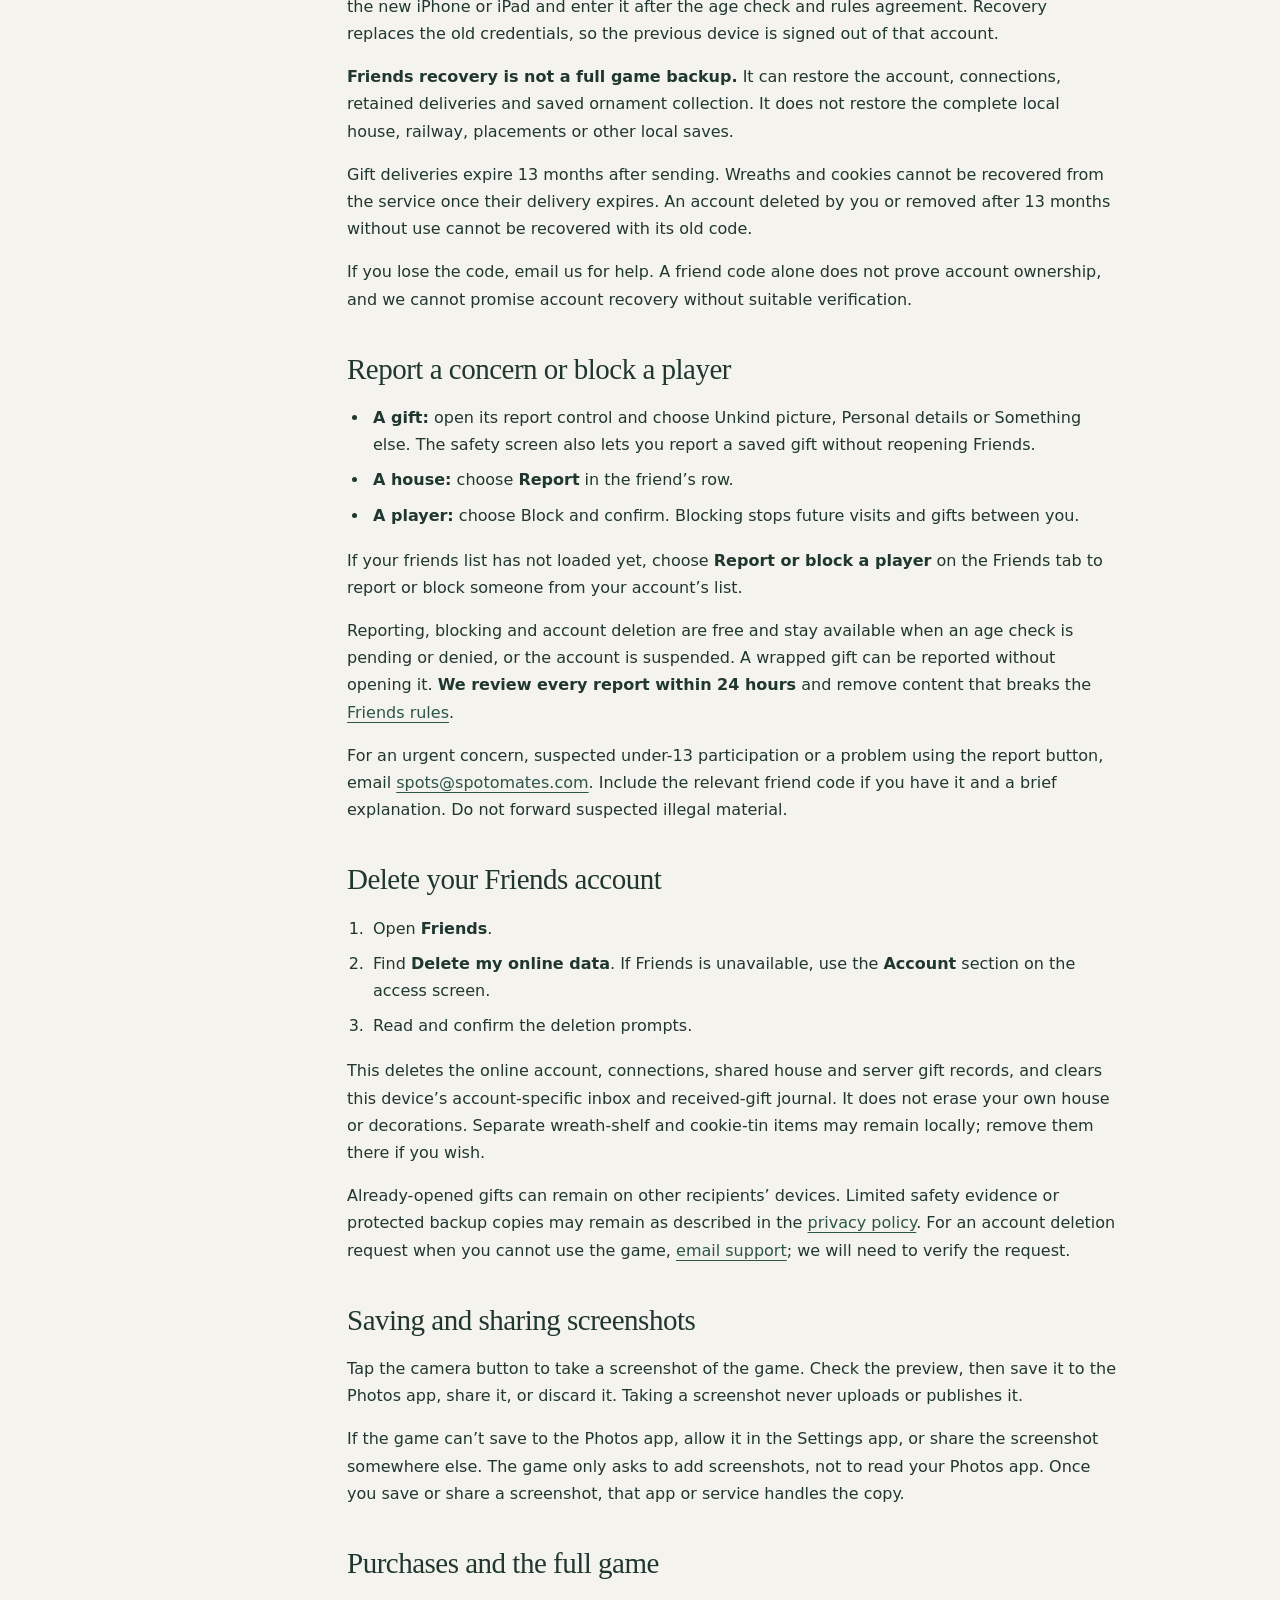
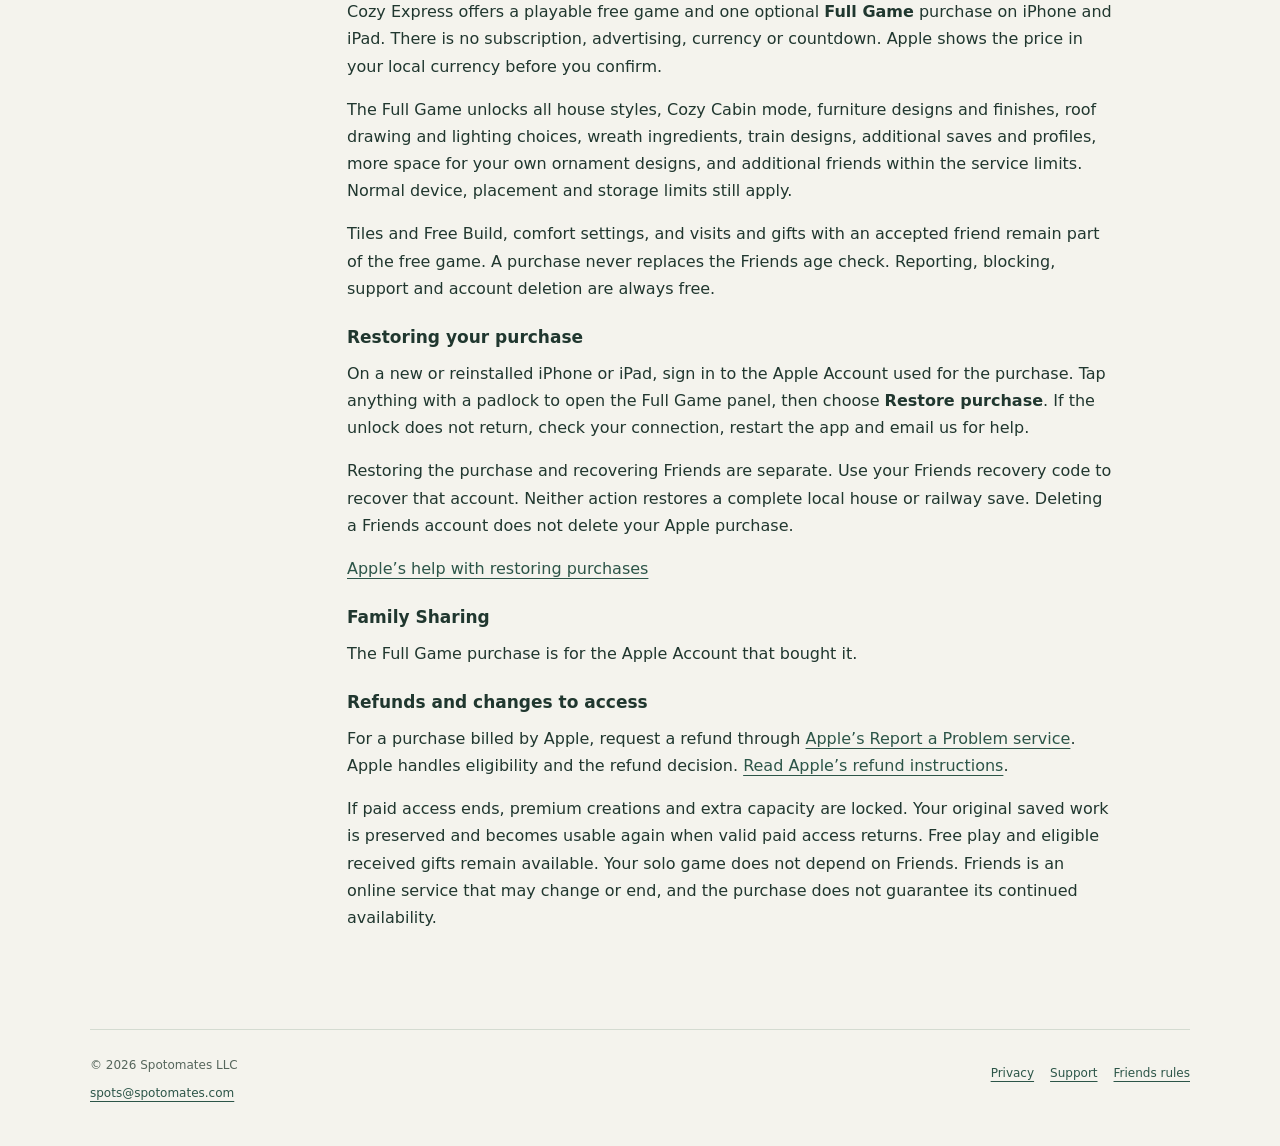
<file: cozy-express/support/index.html>
<!doctype html>
<html lang="en">
<head>
  <meta charset="utf-8">
  <meta name="viewport" content="width=device-width, initial-scale=1">
  <meta name="theme-color" content="#f4f3ed">
  <meta name="description" content="Get help with Cozy Express, Friends, recovery, privacy, in-game screenshots and Apple purchases.">
  <meta property="og:title" content="Support — Cozy Express">
  <meta property="og:description" content="Get help with Cozy Express, Friends, recovery, privacy, in-game screenshots and Apple purchases.">
  <meta property="og:type" content="website">
  <meta property="og:url" content="https://spotomates.com/cozy-express/support/">
  <link rel="canonical" href="https://spotomates.com/cozy-express/support/">
  <title>Support — Cozy Express · SpotoMates</title>
  <link rel="stylesheet" href="/cozy-express/info.css">
</head>
<body>
  <a class="skip" href="#main">Skip to content</a>
  <div class="wrap">
    <header class="site-header">
      <a class="brand" href="/" aria-label="SpotoMates home"><span class="brand-mark" aria-hidden="true"><i></i><i></i><i></i><i></i></span>SpotoMates</a>
      <nav class="site-nav" aria-label="Cozy Express"><a href="/cozy-express/privacy/">Privacy</a><a href="/cozy-express/support/" aria-current="page">Support</a><a href="/cozy-express/friends-rules/">Friends rules</a></nav>
    </header>
    <main id="main">
      <div class="hero"><p class="eyebrow">Cozy Express · iPhone &amp; iPad</p><h1>Support</h1><p class="lede">A little help for your little world. Start here, or write to us.</p><p class="meta">Updated November 10, 2026 · Spotomates LLC</p></div>
      <div class="facts"><div><h2>Email us</h2><p>spots@spotomates.com is the contact for game help, privacy and safety concerns.</p></div><div><h2>Keep your recovery code</h2><p>It restores Friends. It is separate from your Apple Account and local game saves.</p></div><div><h2>Solo stays available</h2><p>A Friends error or age-check problem does not stop you playing your own game.</p></div></div>
      <div class="reading"><nav class="toc" aria-label="On this page"><strong>On this page</strong><a href="#contact">Contact us</a><a href="#friends">Getting into Friends</a><a href="#recovery">Recovery & moving devices</a><a href="#safety">Report or block</a><a href="#delete">Delete an account</a><a href="#screenshots">Save & share screenshots</a><a href="#purchases">Purchases</a></nav><article class="article"><section class="contact" id="contact"><h2>Tell us what happened</h2><p>Include your game version, iPhone or iPad model and the steps that led to the problem. A screenshot is welcome if it does not reveal private information.</p><a class="email-button" href="mailto:spots@spotomates.com?subject=Cozy%20Express%20support">Email spots@spotomates.com</a><small>Do not send Apple passwords, payment details or your Friends recovery code in your first message. We will explain any verification needed for an account request.</small></section>
<section id="friends"><h2>Getting into Friends</h2><details open><summary>Why does Friends ask to check with Apple?</summary><div><p>Friends is optional and requires an Apple age range that establishes 13+. Tap <strong>Check with Apple</strong> and choose whether to share your range. The game does not ask for a typed birthday or accept a manual age declaration.</p><p>If the range is under 13, sharing is declined, or the check cannot confirm eligibility, keep playing solo. Report, block, account deletion and these support links remain available for an existing account.</p></div></details>
<details><summary>Which devices can use Friends?</summary><div><p>The Apple age-range check needs iOS 26 or iPadOS 26 or later and a supported, eligible Apple response. On an older or unsupported device, solo play remains available. An age pass does not override Apple communication restrictions.</p></div></details>
<details><summary>Why do I need to check again?</summary><div><p>Friends checks eligibility again when you return to the app or change your local profile or account. Tap <strong>Check with Apple</strong> to reconnect. Creating or recovering an account may also need another check for that account. The game does not automatically repeat Apple’s sharing prompt.</p><p>To review Apple’s preference, open Settings, choose your name, then Personal Information and Age Range for Apps. Return to the game and deliberately retry.</p></div></details>
<details><summary>How do I add a friend or send a gift?</summary><div><p>After the age check and Friends rules agreement, choose a name from the word lists and turn on Friends. Exchange friend codes outside the game with someone you know. One player enters the other’s code, and you are both connected at once.</p><p>Your house is shared with accepted friends as soon as Friends is on, and they can look inside. <strong>Stop sharing</strong> hides it, and <strong>Show my house to friends</strong> shares it again. Visit a shared house in the Neighborhood and tap <strong>Go inside</strong> to look around. To send a gift, tap <strong>Leave a gift</strong>, choose an ornament, wreath or cookie and a preset message, then wrap it. The recipient can be offline.</p><p>Keep personal information out of ornament paintings and names, wreaths, icing, roofs and fences. If a friend hangs an ornament you sent on their tree, their other friends can see its painting when they visit. See the <a href="/cozy-express/friends-rules/">Friends rules</a>.</p></div></details>
<details><summary>Friends will not connect, or the account is suspended</summary><div><p>Check your internet connection and use the latest game version. An unavailable service does not erase your house or local creations. If the game says the account is suspended, use the account/safety controls or email us; repeating the age check does not lift a suspension.</p></div></details></section>
<section id="recovery"><h2>Recovery and moving to another device</h2><p>Keep the recovery code shown in Friends somewhere private. Choose the recovery option on the new iPhone or iPad and enter it after the age check and rules agreement. Recovery replaces the old credentials, so the previous device is signed out of that account.</p><p><strong>Friends recovery is not a full game backup.</strong> It can restore the account, connections, retained deliveries and saved ornament collection. It does not restore the complete local house, railway, placements or other local saves.</p><p>Gift deliveries expire 13 months after sending. Wreaths and cookies cannot be recovered from the service once their delivery expires. An account deleted by you or removed after 13 months without use cannot be recovered with its old code.</p><p>If you lose the code, email us for help. A friend code alone does not prove account ownership, and we cannot promise account recovery without suitable verification.</p></section>
<section id="safety"><h2>Report a concern or block a player</h2><ul><li><strong>A gift:</strong> open its report control and choose Unkind picture, Personal details or Something else. The safety screen also lets you report a saved gift without reopening Friends.</li><li><strong>A house:</strong> choose <strong>Report</strong> in the friend’s row.</li><li><strong>A player:</strong> choose Block and confirm. Blocking stops future visits and gifts between you.</li></ul><p>If your friends list has not loaded yet, choose <strong>Report or block a player</strong> on the Friends tab to report or block someone from your account’s list.</p><p>Reporting, blocking and account deletion are free and stay available when an age check is pending or denied, or the account is suspended. A wrapped gift can be reported without opening it. <strong>We review every report within 24 hours</strong> and remove content that breaks the <a href="/cozy-express/friends-rules/#moderation">Friends rules</a>.</p><p>For an urgent concern, suspected under-13 participation or a problem using the report button, email <a href="mailto:spots@spotomates.com?subject=Cozy%20Express%20safety%20report">spots@spotomates.com</a>. Include the relevant friend code if you have it and a brief explanation. Do not forward suspected illegal material.</p></section>
<section id="delete"><h2>Delete your Friends account</h2><ol><li>Open <strong>Friends</strong>.</li><li>Find <strong>Delete my online data</strong>. If Friends is unavailable, use the <strong>Account</strong> section on the access screen.</li><li>Read and confirm the deletion prompts.</li></ol><p>This deletes the online account, connections, shared house and server gift records, and clears this device’s account-specific inbox and received-gift journal. It does not erase your own house or decorations. Separate wreath-shelf and cookie-tin items may remain locally; remove them there if you wish.</p><p>Already-opened gifts can remain on other recipients’ devices. Limited safety evidence or protected backup copies may remain as described in the <a href="/cozy-express/privacy/#retention">privacy policy</a>. For an account deletion request when you cannot use the game, <a href="mailto:spots@spotomates.com?subject=Cozy%20Express%20account%20deletion">email support</a>; we will need to verify the request.</p></section>
<section id="screenshots"><h2>Saving and sharing screenshots</h2><p>Tap the camera button to take a screenshot of the game. Check the preview, then save it to the Photos app, share it, or discard it. Taking a screenshot never uploads or publishes it.</p><p>If the game can’t save to the Photos app, allow it in the Settings app, or share the screenshot somewhere else. The game only asks to add screenshots, not to read your Photos app. Once you save or share a screenshot, that app or service handles the copy.</p></section>
<section id="purchases"><h2>Purchases and the full game</h2><p>Cozy Express offers a playable free game and one optional <strong>Full Game</strong> purchase on iPhone and iPad. There is no subscription, advertising, currency or countdown. Apple shows the price in your local currency before you confirm.</p><p>The Full Game unlocks all house styles, Cozy Cabin mode, furniture designs and finishes, roof drawing and lighting choices, wreath ingredients, train designs, additional saves and profiles, more space for your own ornament designs, and additional friends within the service limits. Normal device, placement and storage limits still apply.</p><p>Tiles and Free Build, comfort settings, and visits and gifts with an accepted friend remain part of the free game. A purchase never replaces the Friends age check. Reporting, blocking, support and account deletion are always free.</p><h3>Restoring your purchase</h3><p>On a new or reinstalled iPhone or iPad, sign in to the Apple Account used for the purchase. Tap anything with a padlock to open the Full Game panel, then choose <strong>Restore purchase</strong>. If the unlock does not return, check your connection, restart the app and email us for help.</p><p>Restoring the purchase and recovering Friends are separate. Use your Friends recovery code to recover that account. Neither action restores a complete local house or railway save. Deleting a Friends account does not delete your Apple purchase.</p><p><a href="https://support.apple.com/en-us/108096">Apple’s help with restoring purchases</a></p><h3>Family Sharing</h3><p>The Full Game purchase is for the Apple Account that bought it.</p><h3>Refunds and changes to access</h3><p>For a purchase billed by Apple, request a refund through <a href="https://reportaproblem.apple.com/">Apple’s Report a Problem service</a>. Apple handles eligibility and the refund decision. <a href="https://support.apple.com/en-us/118223">Read Apple’s refund instructions</a>.</p><p>If paid access ends, premium creations and extra capacity are locked. Your original saved work is preserved and becomes usable again when valid paid access returns. Free play and eligible received gifts remain available. Your solo game does not depend on Friends. Friends is an online service that may change or end, and the purchase does not guarantee its continued availability.</p></section></article></div>
    </main>
    <footer><p>© 2026 Spotomates LLC<span class="footer-contact"><a href="mailto:spots@spotomates.com">spots@spotomates.com</a></span></p><nav aria-label="Footer"><a href="/cozy-express/privacy/">Privacy</a><a href="/cozy-express/support/">Support</a><a href="/cozy-express/friends-rules/">Friends rules</a></nav></footer>
  </div>
</body>
</html>
</file>
<file: cozy-express/info.css>
:root{color-scheme:light;--paper:#f4f3ed;--ink:#20372f;--muted:#56665c;--line:#d4dbd1;--green:#2c5548;--lime:#d6ee9b;--warm:#684a3c}
*{box-sizing:border-box}html{scroll-behavior:smooth;scroll-padding-top:24px}body{margin:0;background:var(--paper);color:var(--ink);font:16px/1.7 ui-sans-serif,system-ui,-apple-system,BlinkMacSystemFont,"Segoe UI",sans-serif;-webkit-font-smoothing:antialiased}a{color:var(--green);text-underline-offset:4px}a:hover{text-decoration-thickness:2px}a:focus-visible,summary:focus-visible{outline:3px solid #467851;outline-offset:5px;border-radius:2px}.wrap{width:min(1100px,calc(100% - 64px));margin:auto}.skip{position:absolute;top:-80px;left:20px;padding:12px 20px;background:var(--green);color:white;z-index:2}.skip:focus{top:12px}.site-header{display:flex;align-items:center;justify-content:space-between;gap:24px;padding:27px 0;border-bottom:1px solid var(--line)}.brand{display:inline-flex;align-items:center;gap:12px;color:var(--ink);font-size:24px;font-weight:740;letter-spacing:-1px;text-decoration:none;min-height:44px}.brand-mark{display:grid;grid-template-columns:repeat(2,7px);gap:4px;padding:10px;background:var(--green);border-radius:11px}.brand-mark i{width:7px;height:7px;background:var(--lime);border-radius:50%}.brand-mark i:last-child{background:var(--paper)}.site-nav{display:flex;gap:6px;flex-wrap:wrap}.site-nav a{min-height:44px;padding:9px 13px;text-decoration:none;font-size:14px;border-radius:7px}.site-nav a[aria-current=page]{background:var(--green);color:var(--paper)}.site-nav a:hover{background:#e1e7dc;color:var(--ink)}.hero{padding:55px 0 36px}.eyebrow{font-size:11px;letter-spacing:1.8px;text-transform:uppercase;font-weight:700;color:var(--warm);margin:0 0 16px}h1{font:400 clamp(44px,6vw,66px)/1.08 Georgia,serif;letter-spacing:-2px;margin:0 0 19px}.lede{max-width:690px;font-size:20px;line-height:1.6;color:var(--muted);margin:0}.meta{font-size:13px;color:var(--muted);margin:20px 0 0}.facts{display:grid;grid-template-columns:repeat(3,1fr);gap:24px;padding:25px 0 30px;border-top:1px solid var(--line);border-bottom:1px solid var(--line);margin-bottom:42px}.facts h2{font:600 16px/1.4 ui-sans-serif,system-ui,sans-serif;margin:0 0 8px}.facts p{font-size:14px;line-height:1.6;color:var(--muted);margin:0}.reading{display:grid;grid-template-columns:205px minmax(0,1fr);gap:52px;align-items:start;padding-bottom:60px}.toc{position:sticky;top:24px;font-size:14px}.toc strong{display:block;font-size:11px;letter-spacing:1.5px;text-transform:uppercase;color:var(--muted);margin-bottom:12px}.toc a{display:block;padding:9px 0;min-height:44px;text-decoration:none;border-bottom:1px solid var(--line)}.toc a:hover{text-decoration:underline}.article{max-width:770px;min-width:0}.article section{margin-bottom:38px;scroll-margin-top:24px}.article h2{font:400 29px/1.25 Georgia,serif;letter-spacing:-.5px;margin:0 0 17px}.article h3{font-size:17px;line-height:1.4;margin:24px 0 10px}.article p{margin:0 0 16px}.article ul,.article ol{padding-left:22px;margin:12px 0 18px}.article li{padding-left:4px;margin:8px 0}.article strong{font-weight:650}.contact{background:var(--green);color:var(--paper);padding:27px 30px;border-radius:12px;margin:0 0 36px}.contact h2{margin:0 0 10px;color:var(--paper)}.contact p{margin:0 0 17px}.contact a{color:var(--paper)}.contact .email-button{display:inline-flex;align-items:center;min-height:48px;background:var(--lime);color:var(--ink);padding:10px 18px;border-radius:7px;text-decoration:none;font-weight:650;overflow-wrap:anywhere}.contact small{display:block;margin-top:15px;color:#e1e9db;font-size:13px}.table-wrap{overflow:auto;border:1px solid var(--line);border-radius:9px;margin:18px 0 20px}table{border-collapse:collapse;width:100%;font-size:14px;line-height:1.6}th{text-align:left;background:#e6eadd;font-weight:650}th,td{padding:14px 16px;vertical-align:top;border-bottom:1px solid var(--line)}th:first-child{width:36%}tr:last-child td{border-bottom:0}td small{display:block;margin-top:5px;color:var(--muted);font-size:13px}.note{padding:17px 20px;border-left:3px solid #628b47;background:#e8ecdf}.rule-number{color:#8a6b52;font:400 17px Georgia,serif;margin-right:8px}details{border-top:1px solid var(--line);padding:4px 0}details:last-of-type{border-bottom:1px solid var(--line)}summary{cursor:pointer;padding:17px 3px;font-weight:600;line-height:1.5;min-height:48px}details>div{padding:0 3px 10px}footer{display:flex;justify-content:space-between;align-items:start;gap:24px;border-top:1px solid var(--line);padding:25px 0 34px;font-size:12px;color:var(--muted)}footer p{margin:0}footer nav{display:flex;gap:16px;flex-wrap:wrap}footer a{min-height:36px;display:inline-flex;align-items:center}.footer-contact{display:block;overflow-wrap:anywhere}
@media(max-width:780px){.wrap{width:calc(100% - 40px)}.site-header{align-items:flex-start;flex-direction:column;gap:12px;padding:20px 0}.site-nav{gap:3px;margin-left:-10px}.site-nav a{padding-inline:10px}.hero{padding:36px 0 28px}h1{letter-spacing:-1px}.lede{font-size:18px}.facts{gap:22px;grid-template-columns:1fr;margin-bottom:30px;padding:24px 0}.facts p{max-width:550px}.reading{display:block;padding-bottom:32px}.toc{position:static;display:flex;flex-wrap:wrap;gap:0 17px;margin:0 0 30px}.toc strong{width:100%;margin-bottom:4px}.toc a{font-size:13px;border-bottom:0;padding:8px 0}.article h2{font-size:27px}.contact{padding:23px 22px}.contact .email-button{font-size:16px}footer{flex-direction:column;gap:10px}.table-wrap{border:0;border-radius:0}table,tbody,tr,td{display:block}thead{position:absolute;width:1px;height:1px;overflow:hidden;clip-path:inset(50%)}tr{padding:14px 0;border-bottom:1px solid var(--line)}td{padding:3px 0;border:0}td:first-child{font-weight:650}td small{font-weight:400}}
@media(prefers-reduced-motion:reduce){html{scroll-behavior:auto}}
</file>
